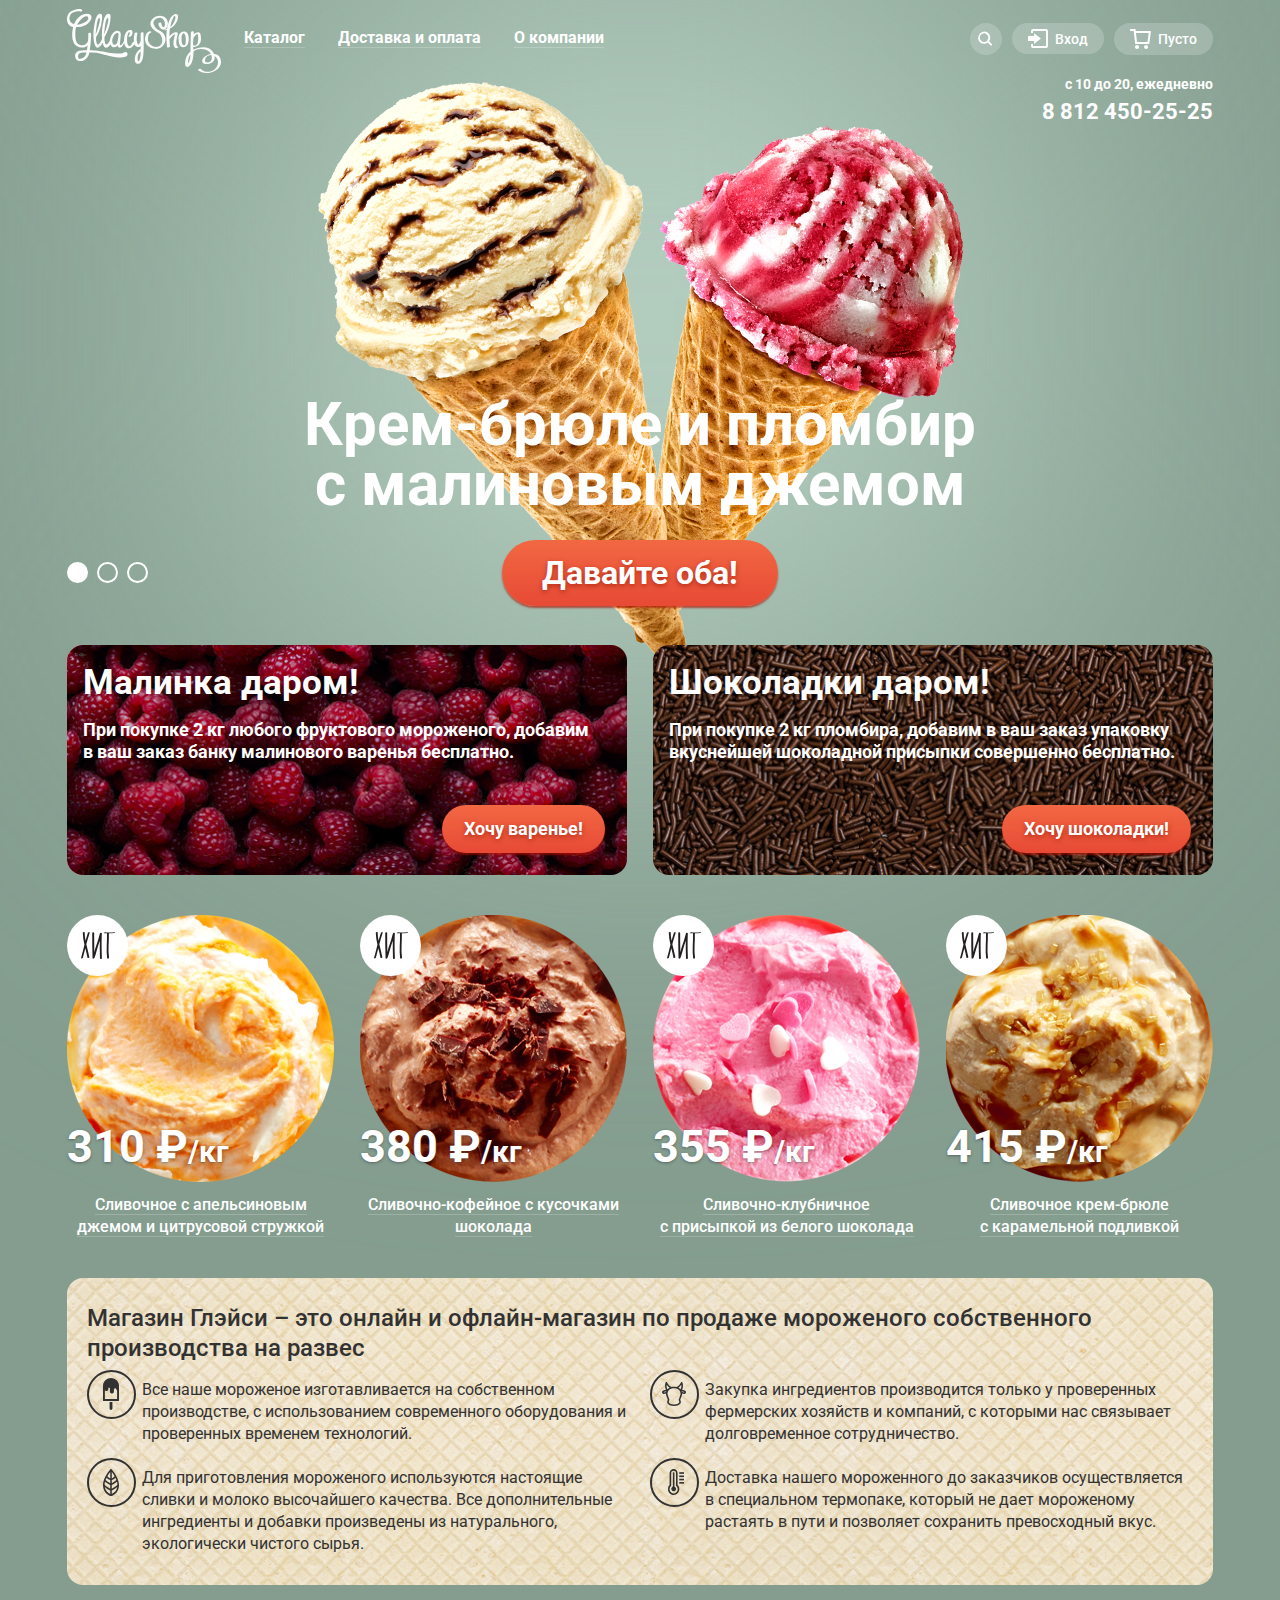
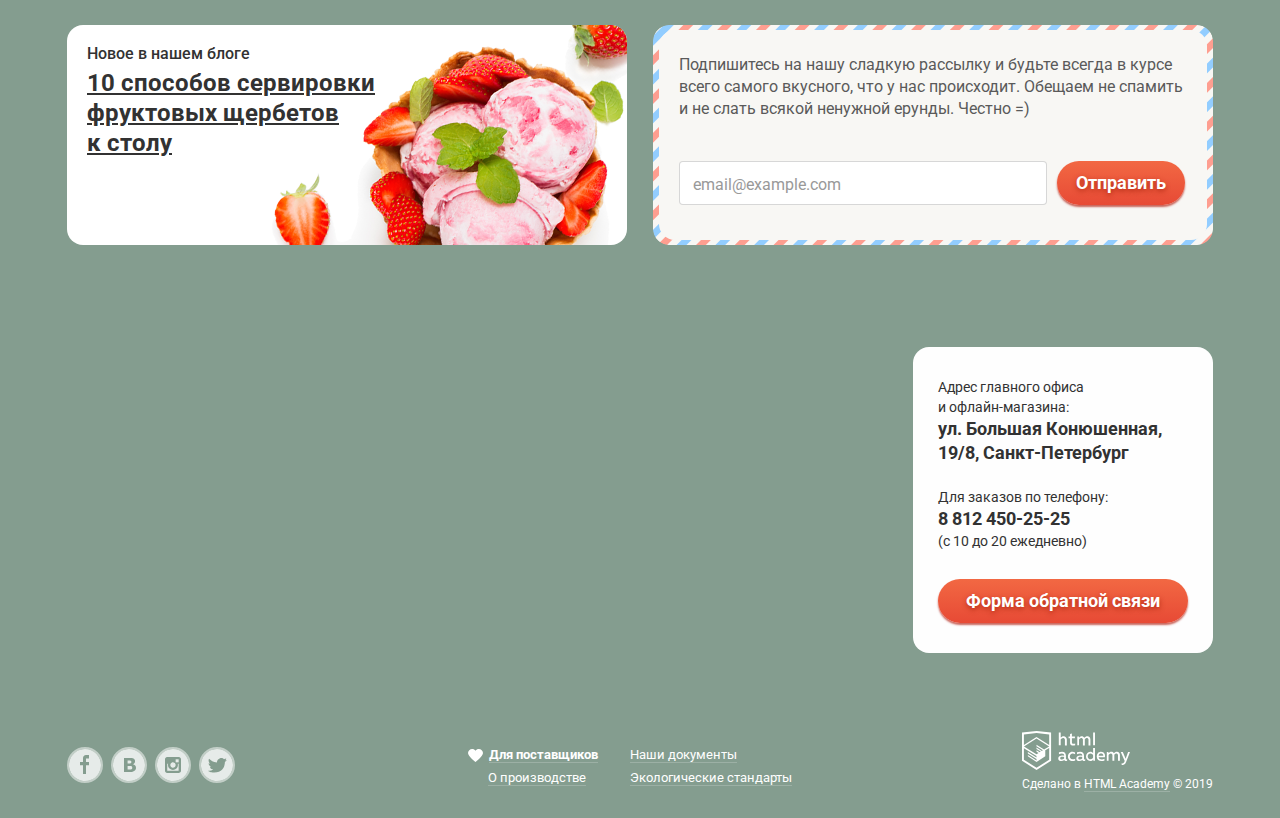
<file: index.html>
<!DOCTYPE html>
<html lang="ru">

<head>
  <meta charset="utf-8">
  <title>HTML Academy: Глейси</title>
  <link href="https://fonts.googleapis.com/css2?family=Roboto:ital,wght@0,400;0,500;0,700;1,400;1,500;1,700&display=swap" rel="stylesheet">
  <link href="css/normalize.min.css" rel="stylesheet">
  <link href="css/style.min.css" rel="stylesheet">
</head>

<body>
  <header>
    <div class="container-top-nav">
      <img src="img/icons/logo.svg" width="154" height="64" alt="Глейси - магазин мороженого.">
      <nav class="top-nav">
        <ul class="top-nav-left">
          <li class="nav-left-li  menu-catalog">
            <a href="catalog.html">Каталог</a>
            <ul class="inner-menu">
              <li class="inner-menu-li">
                <a href="#">Новинки</a>
              </li>
              <li class="inner-menu-li">
                <a href="catalog.html">Сливочное</a>
              </li>
              <li class="inner-menu-li">
                <a href="#">Щербеты</a>
              </li>
              <li class="inner-menu-li">
                <a href="#">Фруктовый лед</a>
              </li>
              <li class="inner-menu-li">
                <a href="#">Мелорин</a>
              </li>
            </ul>
          </li>
          <li class="nav-left-li">
            <a href="#">Доставка и оплата</a>
          </li>
          <li class="nav-left-li">
            <a href="#">О компании</a>
          </li>
        </ul>

        <ul class="top-nav-right">
          <li>
            <svg class="icon-nav nav-right-li icon-search" width="16" role="img" tabindex="0" height="16" viewbox="0 0 16 16" fill="none" xmlns="http://www.w3.org/2000/svg">
              <title>Найти на сайте</title>
              <path
                  d="M16 14.6652L11.0785 9.73294C11.9827 8.48188 12.3826 6.93501 12.1984 5.40134C12.0141 3.86767 11.2594 2.4601 10.0848 1.45982C8.91022 0.45954 7.40233 -0.0598191 5.86234 0.00548954C4.32234 0.0707982 2.86363 0.715967 1.77757 1.81212C0.691516 2.90827 0.0580813 4.3747 0.0038002 5.91849C-0.050481 7.46228 0.478388 8.96976 1.48476 10.1398C2.49113 11.3098 3.90092 12.0563 5.43251 12.2301C6.96409 12.4039 8.50472 11.9922 9.74663 11.0772L14.6586 16L16 14.6652ZM6.08152 10.3767C5.24079 10.3767 4.41895 10.1268 3.71991 9.65874C3.02087 9.19063 2.47604 8.5253 2.15431 7.74687C1.83258 6.96844 1.7484 6.11188 1.91241 5.28551C2.07643 4.45913 2.48128 3.70006 3.07576 3.10427C3.67024 2.50849 4.42766 2.10276 5.25223 1.93838C6.0768 1.77401 6.93149 1.85837 7.70822 2.1808C8.48495 2.50324 9.14883 3.04927 9.61591 3.74983C10.083 4.4504 10.3323 5.27404 10.3323 6.11661C10.3298 7.24568 9.88115 8.3278 9.08451 9.12618C8.28788 9.92456 7.20813 10.3742 6.08152 10.3767Z"
                  fill="inherit" />
            </svg>
            <form class="search" method="get" action="https://echo.htmlacademy.ru">
              <label>
                <input class="input-field" type="search" aria-label="Поиск" placeholder="Крем-брюле">
              </label>
            </form>
          </li>

          <li>
            <div class="nav-right-li login" tabindex="0">
              <svg class="icon-nav" aria-hidden="true" width="20" height="19" viewbox="0 0 20 19" fill="none" xmlns="http://www.w3.org/2000/svg">
                <path d="M6.04 14.88L12.96 9.5L6.04 4.13V7.04H0V11.96H6.04V14.88Z" fill="inherit" />
                <path
                    d="M18 0H5C4.46957 0 3.96086 0.210714 3.58579 0.585786C3.21071 0.960859 3 1.46957 3 2V4H5V2H18V17H5V15H3V17C3 17.5304 3.21071 18.0391 3.58579 18.4142C3.96086 18.7893 4.46957 19 5 19H18C18.5304 19 19.0391 18.7893 19.4142 18.4142C19.7893 18.0391 20 17.5304 20 17V2C20 1.46957 19.7893 0.960859 19.4142 0.585786C19.0391 0.210714 18.5304 0 18 0Z"
                    fill="inherit" />
              </svg>&ensp;Вход
            </div>
            <form class="login-form" method="post" action="https://echo.htmlacademy.ru">
              <label>
                <input class="input-field" type="email" name="login" placeholder="email@example.com" required="required" aria-label="Ввести email">
              </label>
              <label>
                <input class="input-field" type="password" name="password" placeholder="••••••" required="required" aria-label="Ввести пароль">
              </label>
              <div>
                <button class="orange-button header-button" type="submit">Войти</button>
                <a href="#">Забыли пароль?</a>
                <a href="#">Новая регистрация</a>
              </div>
            </form>
          </li>
          <li>
            <div class="nav-right-li" tabindex="0">
              <svg class="icon-nav" aria-hidden="true" width="21" height="20" viewbox="0 0 21 20" fill="none" xmlns="http://www.w3.org/2000/svg">
                <path d="M7.03359 20C8.14664 20 9.04894 19.1046 9.04894 18C9.04894 16.8954 8.14664 16 7.03359 16C5.92054 16 5.01823 16.8954 5.01823 18C5.01823 19.1046 5.92054 20 7.03359 20Z" />
                <path d="M16.1027 20C17.2157 20 18.118 19.1046 18.118 18C18.118 16.8954 17.2157 16 16.1027 16C14.9896 16 14.0873 16.8954 14.0873 18C14.0873 19.1046 14.9896 20 16.1027 20Z" />
                <path d="M5.70345 2L5.46161 0H0V2H3.66795L5.17946 15H19.2869L21 2H5.70345ZM17.5034 13H6.97313L5.96545 4H18.6924L17.5034 13Z" />
                <path class="icon-cart-inner" d="M5.93506 4.03003L6.97297 13H17.5032L18.6923 4.03003H5.93506Z" fill="transparent" />
              </svg>&ensp;Пусто</div>
          </li>
        </ul>
      </nav>
    </div>
    <div class="contacts">
      <p class="contacts-worktime">с 10 до 20, ежедневно</p>
      <a href="tel:+78124502525" aria-label="Позвонить по телефону:" class="contacts-tel">8 812 450-25-25</a>
    </div>
  </header>

  <main>
    <h1 class="visually-hidden">
      Магазин Глэйси – это онлайн и офлайн-магазин по продаже мороженого собственного производства на развес</h1>
    <div class="container-slider">
      <div class="slider-field">
        <div class="slider-element">
            <p class="slider-title">Крем-брюле и пломбир с малиновым джемом</p>
            <a class="orange-button slider-button" href="catalog.html" aria-label="Перейти в каталог">Давайте оба!</a>
        </div>
        <div class="hidden slider-element">
            <p class="slider-title">Шоколадный пломбир и лимонный сорбет</p>
            <a class="orange-button slider-button" href="catalog.html" aria-label="Перейти в каталог">Давайте оба!</a>
        </div>
        <div class="hidden slider-element">
            <p class="slider-title">Пломбир с помадкой и клубничный щербет</p>
            <a class="orange-button slider-button" href="catalog.html" aria-label="Перейти в каталог">Давайте оба!</a>
        </div>
      </div>
      <div class="indicators-slider">
        <button type="button" aria-label="Перейти на первый слайд" data-slider-image="slide-1" data-body-color="dirty-green-bg" data-blur-color="green" class="indicator indicator-current"></button>
        <button type="button" aria-label="Перейти на второй слайд" data-slider-image="slide-2" data-body-color="blue-bg" data-blur-color="blue" class="indicator"></button>
        <button type="button" aria-label="Перейти на третий слайд" data-slider-image="slide-3" data-body-color="dirty-pink-bg" data-blur-color="pink" class="indicator"></button>
      </div>
    </div>
    <section class="container-banner">
      <h2 class="visually-hidden">Специальные предложения</h2>
      <article class="banner raspberry-banner">
        <h3>Малинка даром!</h3>
        <p>При покупке 2 кг любого фруктового мороженого, добавим<br>
          в ваш заказ банку малинового варенья бесплатно.</p>
        <a href="catalog.html" class="banner-button orange-button button-index" aria-label="Перейти в каталог">Хочу варенье!</a>
      </article>
      <article class="banner choco-banner">
        <h3>Шоколадки даром!</h3>
        <p>При покупке 2 кг пломбира, добавим в ваш заказ упаковку<br>вкуснейшей шоколадной присыпки совершенно бесплатно.</p>
        <a href="catalog.html" class="banner-button orange-button button-index" aria-label="Перейти в каталог">Хочу шоколадки!</a>
      </article>
    </section>

    <section class="most-popular">
      <h2 class="visually-hidden">Хиты продаж</h2>
      <article class="popular-item item-card">
        <img src="img/products/product-1.png" alt="Сливочное мороженое с апельсином." width="267" height="267" title="Сливочное с апельсином">
        <p>310 ₽<span>/кг</span></p>
        <h3>Сливочное с апельсиновым джемом и цитрусовой стружкой</h3>
        <a href="#" class="item-button orange-button">Быстрый просмотр</a>
      </article>
      <article class="popular-item item-card ">
        <img src="img/products/product-2.png" alt="Сливочно-кофейное мороженое." width="267" height="267" title="Сливочно-кофейное">
        <p>380 ₽<span>/кг</span></p>
        <h3>Сливочно-кофейное с кусочками<br>
          шоколада</h3>
        <a href="#" class="item-button orange-button">Быстрый просмотр</a>
      </article>
      <article class="popular-item item-card ">
        <img src="img/products/product-3.png" alt="Сливочно-клубничное мороженое." width="267" height="267" title="Сливочно-клубничное">
        <p>355 ₽<span>/кг</span></p>
        <h3>Сливочно-клубничное<br>
          с присыпкой из белого шоколада</h3>
        <a href="#" class="item-button orange-button">Быстрый просмотр</a>
      </article>
      <article class="popular-item item-card">
        <img src="img/products/product-4.png" alt="Мороженое крем-брюле." width="267" height="267" title="Крем-брюле">
        <p>415 ₽<span>/кг</span></p>
        <h3>Сливочное крем-брюле<br>
          с карамельной подливкой</h3>
        <a href="#" class="item-button orange-button">Быстрый просмотр</a>
      </article>
    </section>

    <section class="section-about">
      <h2>Магазин Глэйси – это онлайн и офлайн-магазин по продаже мороженого собственного производства на развес</h2>
      <ul>
        <li>
          Все наше мороженое изготавливается на собственном производстве, с использованием современного оборудования и проверенных временем технологий.
        </li>
        <li>
          Закупка ингредиентов производится только у проверенных фермерских хозяйств и компаний, с которыми нас связывает долговременное сотрудничество.
        </li>
        <li>
          Для приготовления мороженого используются настоящие сливки и молоко высочайшего качества. Все дополнительные ингредиенты и добавки произведены из натурального, экологически чистого сырья.
        </li>
        <li>
          Доставка нашего мороженного до заказчиков осуществляется в специальном термопаке, который не дает мороженому растаять в пути и позволяет сохранить превосходный вкус.
        </li>
      </ul>
    </section>

    <section class="section-news">
      <h2 class="visually-hidden">Новости</h2>

      <article class="banner-news">
        <h3>Новое в нашем блоге</h3>
        <a href="#">10 способов сервировки<br>фруктовых щербетов<br>к столу</a>
      </article>
      <div class="container-border">
        <article class="banner-subscribe">
          <h3 class="visually-hidden">Подписаться на рассылку</h3>
          <p>Подпишитесь на нашу сладкую рассылку и будьте всегда в курсе<br>всего самого вкусного, что у нас происходит. Обещаем не спамить<br>и не слать всякой ненужной ерунды. Честно =)
          </p>
          <form class="subscribe-form" method="post" action="https://echo.htmlacademy.ru">
            <label>
              <input class="input-field" type="email" name="email" placeholder="email@example.com" required="required">
            </label>
            <button class="subscribe-button orange-button button-index " type="submit">Отправить</button>
          </form>
        </article>
      </div>
    </section>

    <section class="container-map">
      <h3 class="visually-hidden">Как нас найти</h3>
      <iframe
          src="https://www.google.com/maps/embed?pb=!1m18!1m12!1m3!1d1998.6036253002806!2d30.320858715677204!3d59.93871916905467!2m3!1f0!2f0!3f0!3m2!1i1024!2i768!4f13.1!3m3!1m2!1s0x4696310fca145cc1%3A0x42b32648d8238007!2z0JHQvtC70YzRiNCw0Y8g0JrQvtC90Y7RiNC10L3QvdCw0Y8g0YPQuy4sIDE5LzgsINCh0LDQvdC60YIt0J_QtdGC0LXRgNCx0YPRgNCzLCAxOTExODY!5e0!3m2!1sru!2sru!4v1594378386819!5m2!1sru!2sru"
          width="1200" height="430" style="border:0;" allowfullscreen="" aria-hidden="false" tabindex="0" title="Мы на карте"></iframe>
      <div class="address-info">
        <p>Адрес главного офиса<br> и офлайн-магазина:<br>
          <span>ул. Большая Конюшенная,<br> 19/8, Санкт-Петербург</span>
        </p>
        <p>Для заказов по телефону:
          <a href="tel:+78124502525" aria-label="Позвонить по телефону:" class="address-number">8 812 450-25-25</a>(с 10 до 20 ежедневно)
        </p>
        <a class="address-button orange-button button-index" href="#" aria-label="Оставить отзыв">Форма обратной связи</a>
      </div>
    </section>
  </main>
  <footer class="container-footer">
    <ul class="social-icons-list">
      <li>
        <a class="social-icon" href="#" aria-label="Мы в Фейсбуке">
          <svg aria-hidden="true" width="36" height="36" viewbox="0 0 36 36" fill="none" xmlns="http://www.w3.org/2000/svg">
            <path class="icon-stroke" d="M18 35C27.3888 35 35 27.3888 35 18C35 8.61116 27.3888 1 18 1C8.61116 1 1 8.61116 1 18C1 27.3888 8.61116 35 18 35Z" stroke="white" />
            <path class="icon-letter"
                d="M18 2C14.8355 2 11.7421 2.93838 9.11088 4.69649C6.4797 6.45459 4.42894 8.95345 3.21793 11.8771C2.00693 14.8007 1.69008 18.0177 2.30744 21.1214C2.92481 24.2251 4.44866 27.0761 6.6863 29.3137C8.92394 31.5513 11.7749 33.0752 14.8786 33.6926C17.9823 34.3099 21.1993 33.9931 24.1229 32.7821C27.0466 31.5711 29.5454 29.5203 31.3035 26.8891C33.0616 24.2579 34 21.1645 34 18C34 13.7565 32.3143 9.68687 29.3137 6.68629C26.3131 3.68571 22.2435 2 18 2ZM22.06 11.45H19V14.9H22V18.34H19V27H16V18.34H13V14.9H16V11.45C15.9449 10.5957 16.2291 9.75426 16.7908 9.1083C17.3525 8.46234 18.1464 8.06407 19 8H22V11.45H22.06Z"
                fill="white" />
          </svg>
        </a>
      </li>
      <li>
        <a class="social-icon" href="#" aria-label="Мы в Вконтакте">
          <svg aria-hidden="true" width="36" height="36" viewbox="0 0 36 36" fill="none" xmlns="http://www.w3.org/2000/svg">
            <path class="icon-stroke" d="M18 35C27.3888 35 35 27.3888 35 18C35 8.61116 27.3888 1 18 1C8.61116 1 1 8.61116 1 18C1 27.3888 8.61116 35 18 35Z" stroke="white" />
            <path class="icon-letter"
                d="M18.64 16.49C18.9652 16.4904 19.2875 16.4293 19.59 16.31C19.8645 16.2077 20.0922 16.0085 20.23 15.75C20.3343 15.4964 20.3854 15.2241 20.38 14.95C20.376 14.7057 20.3143 14.4659 20.2 14.25C20.0714 14.0066 19.8523 13.8235 19.59 13.74C19.2687 13.627 18.9306 13.5695 18.59 13.57H16.59V16.57H17.16C17.75 16.52 18.24 16.51 18.64 16.49Z"
                fill="white" />
            <path class="icon-letter"
                d="M20.12 19.08C19.751 19.0101 19.3752 18.9832 19 19H16.61V22.5H19.06C19.4757 22.4953 19.8865 22.4104 20.27 22.25C20.591 22.1392 20.8632 21.9199 21.04 21.63C21.1865 21.3527 21.2621 21.0436 21.26 20.73C21.2753 20.3782 21.1848 20.0298 21 19.73C20.7922 19.4167 20.4806 19.1865 20.12 19.08Z"
                fill="white" />
            <path class="icon-letter"
                d="M18 2C14.8355 2 11.7421 2.93838 9.11088 4.69649C6.4797 6.45459 4.42894 8.95345 3.21793 11.8771C2.00693 14.8007 1.69008 18.0177 2.30744 21.1214C2.92481 24.2251 4.44866 27.0761 6.6863 29.3137C8.92394 31.5513 11.7749 33.0752 14.8786 33.6926C17.9823 34.3099 21.1993 33.9931 24.1229 32.7821C27.0466 31.5711 29.5454 29.5203 31.3035 26.8891C33.0616 24.2579 34 21.1645 34 18C34 13.7565 32.3143 9.68687 29.3137 6.68629C26.3131 3.68571 22.2435 2 18 2ZM24.6 22.53C24.3376 23.056 23.9537 23.5119 23.48 23.86C22.9342 24.2714 22.3122 24.5705 21.65 24.74C20.8286 24.9383 19.9848 25.029 19.14 25.01H13V11H18.45C19.2781 10.9868 20.1063 11.0235 20.93 11.11C21.473 11.194 21.9994 11.3627 22.49 11.61C22.9868 11.8462 23.4013 12.2258 23.68 12.7C23.9455 13.1728 24.0801 13.7079 24.07 14.25C24.0819 14.8916 23.8931 15.5209 23.53 16.05C23.1452 16.588 22.6142 17.0045 22 17.25V17.32C22.8272 17.4588 23.5898 17.8541 24.18 18.45C24.7295 19.0712 25.0163 19.8815 24.98 20.71C25.0043 21.3386 24.8738 21.9636 24.6 22.53Z"
                fill="white" />
          </svg>
        </a>
      </li>
      <li>
        <a class="social-icon" href="#" aria-label="Мы в Инстаграм">
          <svg aria-hidden="true" width="36" height="36" viewbox="0 0 36 36" fill="none" xmlns="http://www.w3.org/2000/svg">
            <path class="icon-stroke" d="M18 35C27.3888 35 35 27.3888 35 18C35 8.61116 27.3888 1 18 1C8.61116 1 1 8.61116 1 18C1 27.3888 8.61116 35 18 35Z" stroke="white" />
            <g>
              <path class="icon-letter"
                  d="M22.92 18C22.92 19.3155 22.3974 20.5771 21.4673 21.5072C20.5371 22.4374 19.2755 22.96 17.96 22.96C16.6445 22.96 15.3829 22.4374 14.4528 21.5072C13.5226 20.5771 13 19.3155 13 18C13.001 17.6158 13.048 17.233 13.14 16.86H12.24V23.7H23.64V16.86H22.74C22.8406 17.2325 22.901 17.6147 22.92 18Z"
                  fill="white" />
              <path class="icon-letter"
                  d="M18 20.66C18.5252 20.656 19.0375 20.4967 19.4723 20.202C19.9071 19.9073 20.245 19.4905 20.4432 19.0042C20.6415 18.5178 20.6913 17.9836 20.5864 17.4689C20.4816 16.9542 20.2266 16.4821 19.8539 16.1121C19.4811 15.7421 19.0071 15.4908 18.4916 15.3897C17.9762 15.2887 17.4424 15.3425 16.9575 15.5445C16.4726 15.7464 16.0584 16.0873 15.7669 16.5243C15.4755 16.9613 15.32 17.4748 15.32 18C15.3213 18.3506 15.3917 18.6976 15.5271 19.021C15.6625 19.3444 15.8602 19.638 16.1091 19.8851C16.358 20.1321 16.653 20.3276 16.9775 20.4606C17.3019 20.5936 17.6494 20.6613 18 20.66Z"
                  fill="white" />
              <path class="icon-letter" d="M23.68 12.3H20.64V15.34H23.68V12.3Z" fill="white" />
              <path class="icon-letter"
                  d="M18 2C14.8355 2 11.7421 2.93838 9.11088 4.69649C6.4797 6.45459 4.42894 8.95345 3.21793 11.8771C2.00693 14.8007 1.69008 18.0177 2.30744 21.1214C2.92481 24.2251 4.44866 27.0761 6.6863 29.3137C8.92394 31.5513 11.7749 33.0752 14.8786 33.6926C17.9823 34.3099 21.1993 33.9931 24.1229 32.7821C27.0466 31.5711 29.5454 29.5203 31.3035 26.8891C33.0616 24.2579 34 21.1645 34 18C34 13.7565 32.3143 9.68687 29.3137 6.68629C26.3131 3.68571 22.2435 2 18 2ZM26 23.7C26.0027 24.0045 25.9444 24.3064 25.8285 24.588C25.7127 24.8696 25.5416 25.1251 25.3253 25.3395C25.1091 25.5539 24.8521 25.7228 24.5695 25.8362C24.2869 25.9497 23.9845 26.0054 23.68 26H12.28C11.9793 25.9987 11.6818 25.9382 11.4044 25.8219C11.1271 25.7056 10.8754 25.5358 10.6637 25.3222C10.4519 25.1086 10.2844 24.8554 10.1705 24.5771C10.0566 24.2988 9.99869 24.0007 10 23.7V12.3C9.99869 11.9993 10.0566 11.7012 10.1705 11.4229C10.2844 11.1446 10.4519 10.8914 10.6637 10.6778C10.8754 10.4642 11.1271 10.2944 11.4044 10.1781C11.6818 10.0618 11.9793 10.0013 12.28 10H23.67C23.9749 9.99467 24.2778 10.0503 24.561 10.1636C24.8441 10.2769 25.1017 10.4457 25.3188 10.6599C25.5358 10.8742 25.7079 11.1296 25.8249 11.4112C25.9418 11.6929 26.0014 11.995 26 12.3V23.7Z"
                  fill="white" />
            </g>
          </svg>
        </a>
      </li>
      <li>
        <a class="social-icon" href="#" aria-label="Мы в Твиттере">
          <svg aria-hidden="true" width="36" height="36" viewbox="0 0 36 36" fill="none" xmlns="http://www.w3.org/2000/svg">
            <path class="icon-stroke" d="M18 35C27.3888 35 35 27.3888 35 18C35 8.61116 27.3888 1 18 1C8.61116 1 1 8.61116 1 18C1 27.3888 8.61116 35 18 35Z" stroke="white" />
            <path class="icon-letter"
                d="M18 2C14.8355 2 11.7421 2.93838 9.11088 4.69649C6.4797 6.45459 4.42894 8.95345 3.21793 11.8771C2.00693 14.8007 1.69008 18.0177 2.30744 21.1214C2.92481 24.2251 4.44866 27.0761 6.6863 29.3137C8.92394 31.5513 11.7749 33.0752 14.8786 33.6926C17.9823 34.3099 21.1993 33.9931 24.1229 32.7821C27.0466 31.5711 29.5454 29.5203 31.3035 26.8891C33.0616 24.2579 34 21.1645 34 18C34 13.7565 32.3143 9.68687 29.3137 6.68629C26.3131 3.68571 22.2435 2 18 2ZM25.94 14.81C25.69 21.33 22.48 25.64 14.94 25.51H14.46C14.01 25.51 9.91001 25.07 9.11001 23.69C10.8989 23.9555 12.7228 23.5494 14.23 22.55C13.18 22.26 11.31 22.09 10.98 19.7C11.3928 19.8642 11.8441 19.9058 12.28 19.82C11 19 9.53001 18.3 9.61001 16.17C10.028 16.4893 10.5445 16.652 11.07 16.63C10.3 16.4 8.92001 13.39 10.07 11.85C12.07 13.64 14.14 15.33 17.87 15.49C18.1 13.28 19.11 11.79 21.04 11.17C21.7375 10.9333 22.4908 10.9157 23.1986 11.1195C23.9065 11.3232 24.5351 11.7387 25 12.31C25.74 12.08 26.45 11.84 27.19 11.62C27.1758 11.9571 27.0846 12.2865 26.9234 12.5829C26.7622 12.8793 26.5353 13.1349 26.26 13.33C26.5167 13.3601 26.7768 13.3336 27.0221 13.2524C27.2674 13.1712 27.492 13.0372 27.68 12.86C27.5628 13.2985 27.3443 13.7034 27.0421 14.0421C26.7399 14.3808 26.3624 14.6438 25.94 14.81Z"
                fill="white" />
          </svg>
        </a>
      </li>
    </ul>
    <ul class="footer-menu">
      <li class="for-suppliers">
        <svg aria-hidden="true" class="icon-heart" width="15" height="13" viewbox="0 0 15 13" fill="none" xmlns="http://www.w3.org/2000/svg">
          <path
              d="M10.8 0.00081161C10.1584 1.47209e-05 9.52561 0.149795 8.95246 0.438107C8.37931 0.726419 7.88182 1.14521 7.5 1.66081C7.11818 1.14521 6.62069 0.726419 6.04754 0.438107C5.47439 0.149795 4.84158 1.47209e-05 4.2 0.00081161C3.11401 -0.0207343 2.06346 0.387449 1.2769 1.13655C0.490337 1.88566 0.0314232 2.91507 0 4.00081C0 7.18081 7.5 13.0008 7.5 13.0008C7.5 13.0008 15 7.22081 15 4.00081C14.9686 2.91507 14.5097 1.88566 13.7231 1.13655C12.9365 0.387449 11.886 -0.0207343 10.8 0.00081161Z" />
        </svg>
        <a href="#">Для поставщиков
        </a>
      </li>
      <li>
        <a href="#">О производстве
        </a>
      </li>
      <li>
        <a href="#">Наши документы
        </a>
      </li>
      <li>
        <a href="#">Экологические стандарты
        </a>
      </li>
    </ul>
    <div class="made-by-academy">
      <a class="htmlacademy-logo" href="https://htmlacademy.ru/intensive/htmlcss" aria-label="Перейти в HTML Academy"></a>
      <p>Сделано в
        <a class="htmlacademy-link" href="https://htmlacademy.ru/intensive/htmlcss">HTML Academy</a>
        © 2019</p>
    </div>

  </footer>
  <div class="container-modal">
    <div class="modal">
      <p>Мы обязательно вам ответим!</p>
      <form class="form-feedback" action="https://echo.htmlacademy.ru" method="post">
        <label>
          <input class="input-field" type="text" name="name" placeholder="Имя Фамилия">
        </label>
        <label>
          <input class="input-field" type="email" name="email" placeholder="email@example.com">
        </label>
        <label>
          <textarea class="input-field" name="feedback" rows="8" cols="45" placeholder="В свободной форме"></textarea>
        </label>
        <button class="orange-button button-index" type="submit">Отправить</button>
      </form>
      <button type="button" class="icon-close">
        <svg role="img" tabindex="0" width="18" height="17" viewbox="0 0 18 17" fill="none" xmlns="http://www.w3.org/2000/svg">
          <title>Закрыть окно</title>
          <path d="M18 1.4175L16.4885 0L8.99468 7.07747L1.50089 0L0 1.4175L7.49379 8.49497L0 15.5724L1.50089 17L8.99468 9.92253L16.4885 17L18 15.5724L10.5062 8.49497L18 1.4175Z" />
        </svg>
      </button>
    </div>
  </div>

  <script src="js/index.min.js"> </script>

</body>

</html>
</file>
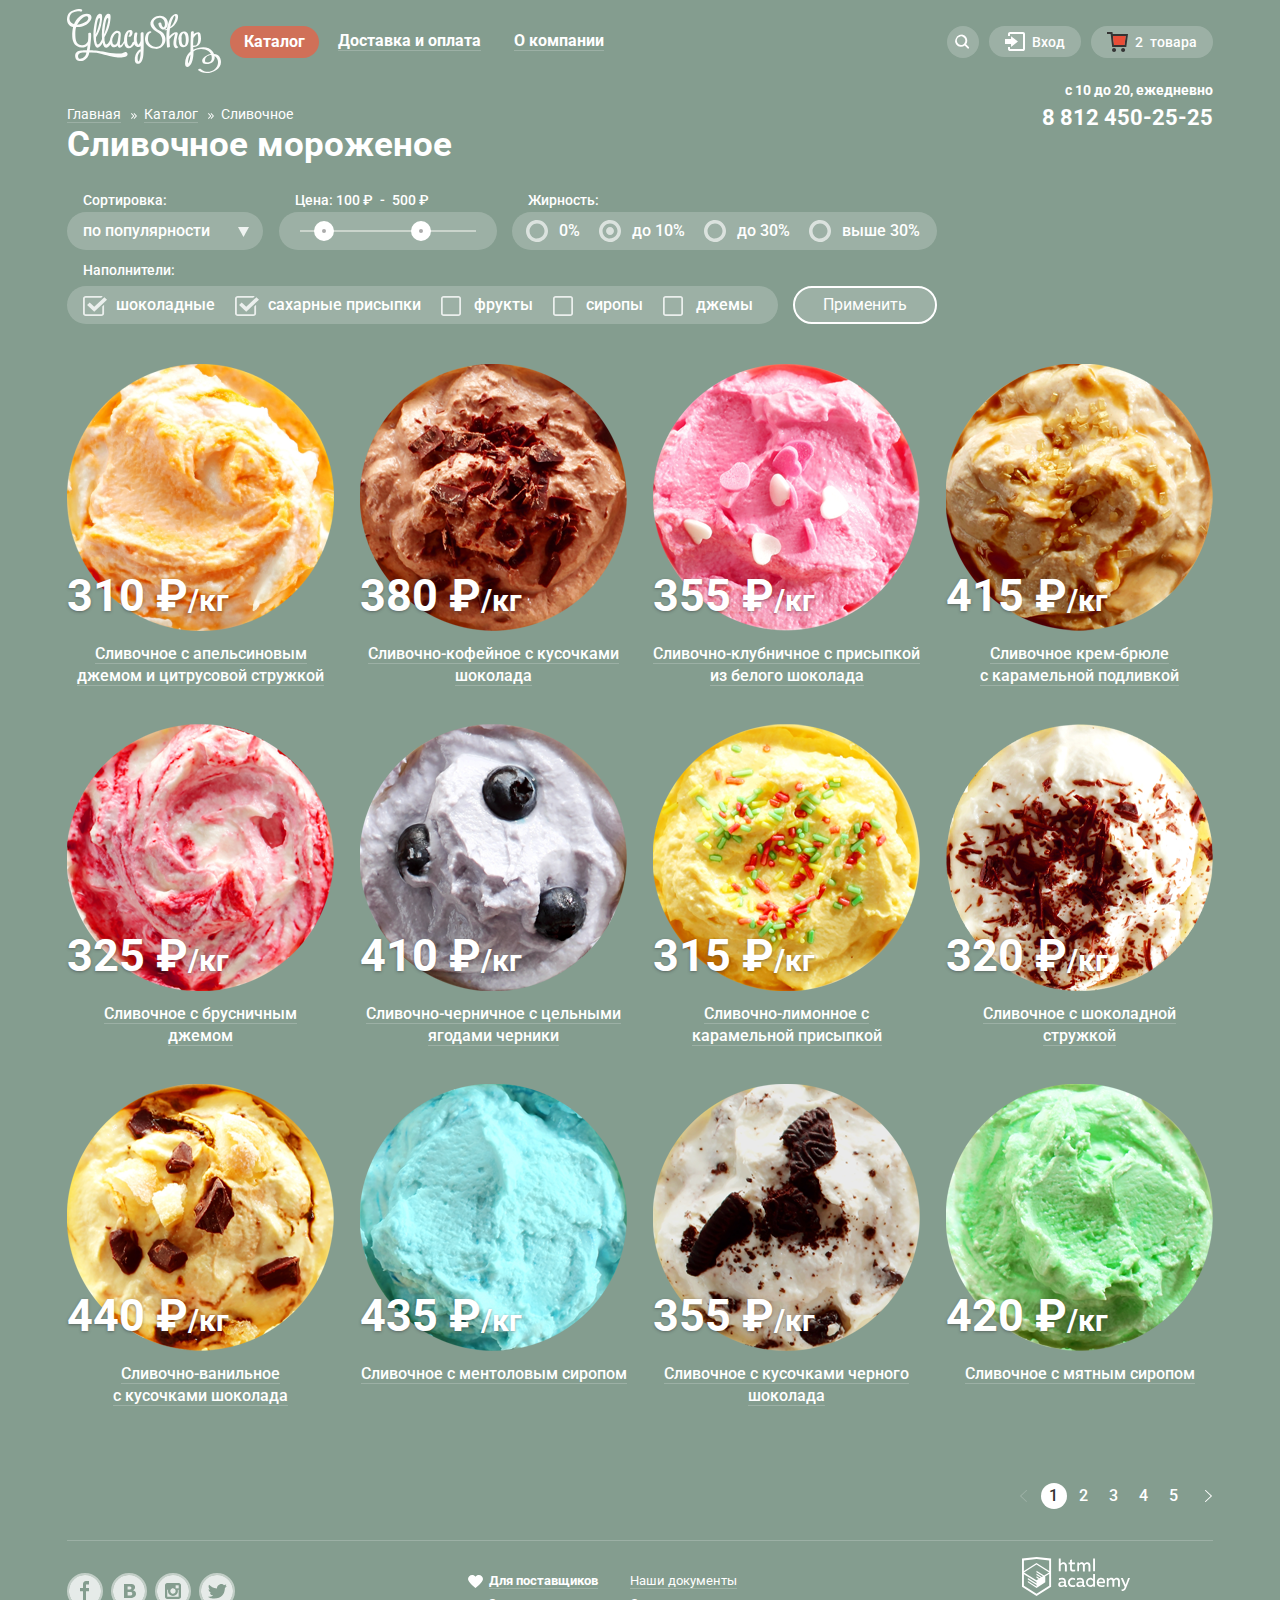
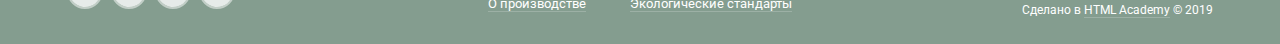
<file: catalog.html>
<!DOCTYPE html>
<html lang="ru">

<head>
  <meta charset="utf-8">
  <title>HTML Academy: Глейси</title>
  <link href="https://fonts.googleapis.com/css2?family=Roboto:ital,wght@0,400;0,500;0,700;1,400;1,500;1,700&display=swap" rel="stylesheet">
  <link href="css/normalize.min.css" rel="stylesheet">
  <link href="css/style.css" rel="stylesheet">
</head>

<body>
  <header>
    <div class="container-top-nav">
      <a href="index.html"><img src="img/icons/logo.svg" width="154" height="64" alt="Глейси - магазин мороженого." title="Перейти на главную страницу"></a>
      <nav class="top-nav">
        <ul class="top-nav-left">
          <li class="current-menu nav-left-li menu-catalog">Каталог
            <ul class="inner-menu">
              <li class="inner-menu-li">
                <a href="#">Новинки</a>
              </li>
              <li class="current-inner-menu">Сливочное
              </li>
              <li class="inner-menu-li">
                <a href="#">Щербеты</a>
              </li>
              <li class="inner-menu-li">
                <a href="#">Фруктовый лед</a>
              </li>
              <li class="inner-menu-li">
                <a href="#">Мелорин</a>
              </li>
            </ul>
          </li>
          <li class="nav-left-li">
            <a href="#">Доставка и оплата</a>
          </li>
          <li class="nav-left-li">
            <a href="#">О компании</a>
          </li>
        </ul>
        <ul class="top-nav-right">
            <li>
              <svg class="icon-nav nav-right-li icon-search" width="16" role="img" tabindex="0" height="16" viewbox="0 0 16 16" fill="none" xmlns="http://www.w3.org/2000/svg">
                <title>Найти на сайте</title>
                <path
                    d="M16 14.6652L11.0785 9.73294C11.9827 8.48188 12.3826 6.93501 12.1984 5.40134C12.0141 3.86767 11.2594 2.4601 10.0848 1.45982C8.91022 0.45954 7.40233 -0.0598191 5.86234 0.00548954C4.32234 0.0707982 2.86363 0.715967 1.77757 1.81212C0.691516 2.90827 0.0580813 4.3747 0.0038002 5.91849C-0.050481 7.46228 0.478388 8.96976 1.48476 10.1398C2.49113 11.3098 3.90092 12.0563 5.43251 12.2301C6.96409 12.4039 8.50472 11.9922 9.74663 11.0772L14.6586 16L16 14.6652ZM6.08152 10.3767C5.24079 10.3767 4.41895 10.1268 3.71991 9.65874C3.02087 9.19063 2.47604 8.5253 2.15431 7.74687C1.83258 6.96844 1.7484 6.11188 1.91241 5.28551C2.07643 4.45913 2.48128 3.70006 3.07576 3.10427C3.67024 2.50849 4.42766 2.10276 5.25223 1.93838C6.0768 1.77401 6.93149 1.85837 7.70822 2.1808C8.48495 2.50324 9.14883 3.04927 9.61591 3.74983C10.083 4.4504 10.3323 5.27404 10.3323 6.11661C10.3298 7.24568 9.88115 8.3278 9.08451 9.12618C8.28788 9.92456 7.20813 10.3742 6.08152 10.3767Z"
                    fill="inherit" />
              </svg>
              <form class="search" method="get" action="https://echo.htmlacademy.ru">
                <label>
                  <input class="input-field" type="search" aria-label="Поиск" placeholder="Крем-брюле">
                </label>
              </form>
            </li>

            <li>
              <div class="nav-right-li login" tabindex="0">
                <svg class="icon-nav" aria-hidden="true" width="20" height="19" viewbox="0 0 20 19" fill="none" xmlns="http://www.w3.org/2000/svg">
                  <path d="M6.04 14.88L12.96 9.5L6.04 4.13V7.04H0V11.96H6.04V14.88Z" fill="inherit" />
                  <path
                      d="M18 0H5C4.46957 0 3.96086 0.210714 3.58579 0.585786C3.21071 0.960859 3 1.46957 3 2V4H5V2H18V17H5V15H3V17C3 17.5304 3.21071 18.0391 3.58579 18.4142C3.96086 18.7893 4.46957 19 5 19H18C18.5304 19 19.0391 18.7893 19.4142 18.4142C19.7893 18.0391 20 17.5304 20 17V2C20 1.46957 19.7893 0.960859 19.4142 0.585786C19.0391 0.210714 18.5304 0 18 0Z"
                      fill="inherit" />
                </svg>&ensp;Вход
              </div>
              <form class="login-form" method="post" action="https://echo.htmlacademy.ru">
                <label>
                  <input class="input-field" type="email" name="login" placeholder="email@example.com" required="required" aria-label="Ввести email">
                </label>
                <label>
                  <input class="input-field" type="password" name="password" placeholder="••••••" required="required" aria-label="Ввести пароль">
                </label>
                <div>
                  <button class="orange-button header-button" type="submit">Войти</button>
                  <a href="#">Забыли пароль?</a>
                  <a href="#">Новая регистрация</a>
                </div>
              </form>
            </li>

          <li>
            <div class="nav-right-li menu-cart" tabindex="0">
              <svg class="icon-nav" aria-hidden="true" width="21" height="20" viewbox="0 0 21 20" fill="none" xmlns="http://www.w3.org/2000/svg">
                <path d="M7.03359 20C8.14664 20 9.04894 19.1046 9.04894 18C9.04894 16.8954 8.14664 16 7.03359 16C5.92054 16 5.01823 16.8954 5.01823 18C5.01823 19.1046 5.92054 20 7.03359 20Z" fill="#343434" />
                <path d="M16.1027 20C17.2157 20 18.118 19.1046 18.118 18C18.118 16.8954 17.2157 16 16.1027 16C14.9896 16 14.0873 16.8954 14.0873 18C14.0873 19.1046 14.9896 20 16.1027 20Z" fill="#343434" />
                <path d="M5.70345 2L5.46161 0H0V2H3.66795L5.17946 15H19.2869L21 2H5.70345ZM17.5034 13H6.97313L5.96545 4H18.6924L17.5034 13Z" fill="#343434" />
                <path class="icon-cart-inner" d="M5.93506 4.03003L6.97297 13H17.5032L18.6923 4.03003H5.93506Z" fill="#E84D37" />
              </svg>&ensp;<span class="cart-number">2</span>&ensp;товара</div>
            <div class="cart">
                    <div class="cart-item">
                        <button type="button" class="icon-delete">
                          <svg role="img" tabindex="0" width="11" height="11" viewbox="0 0 11 11" fill="none" xmlns="http://www.w3.org/2000/svg">
                            <title>Убрать из корзины</title>
                            <path d="M11 0.712591L10.2874 0L5.5 4.78741L0.712591 0L0 0.712591L4.78741 5.5L0 10.2874L0.712591 11L5.5 6.21259L10.2874 11L11 10.2874L6.21259 5.5L11 0.712591Z" fill="inherit" />
                          </svg>
                        </button>
                        <img src="img/products/product-1.png" width="33" height="33" alt="Пломбир с апельсином.">
                        <p>Пломбир с апельсиновым джемом</p>
                        <span class="cart-weight">1,5 кг x&thinsp;</span>
                        <span class="cart-price">200 руб.</span>
                        <span>300 pуб.</span>
                </div>
                    <div class="cart-item">
                        <button type="button" class="icon-delete">
                          <svg role="img" tabindex="0" width="11" height="11" viewbox="0 0 11 11" fill="none" xmlns="http://www.w3.org/2000/svg">
                            <title>Убрать из корзины</title>
                            <path d="M11 0.712591L10.2874 0L5.5 4.78741L0.712591 0L0 0.712591L4.78741 5.5L0 10.2874L0.712591 11L5.5 6.21259L10.2874 11L11 10.2874L6.21259 5.5L11 0.712591Z" fill="inherit" />
                          </svg>
                        </button>
                        <img src="img/products/product-3.png" width="33" height="33" alt="Клубничный пломбир.">
                        <p>Клубничный пломбир с присыпкой из белого шоколада</p>
                        <span class="cart-weight">1,5 кг x&thinsp;</span>
                        <span class="cart-price">300 руб.</span>
                        <span>450 pуб.</span>
                    </div>
                <p class="total-price">Итого: 750 руб.
                </p>
                <a class="orange-button header-button" href="#">Оформить заказ</a>
            </div>
          </li>
        </ul>
      </nav>
    </div>
    <div class="contacts">
      <p class="contacts-worktime">с 10 до 20, ежедневно</p>
      <a href="tel:+78124502525" aria-label="Позвонить по телефону:" class="contacts-tel">8 812 450-25-25</a>
    </div>
  </header>

  <main>
    <ol class="breadcrumbs">
      <li class="breadcrumbs-li">
        <a href="index.html">Главная</a>
      </li>
      <li class="breadcrumbs-li">
        <a href="catalog.html">Каталог</a>
      </li>
      <li class="breadcrumbs-li" aria-current="page">Сливочное</li>
    </ol>

    <h1 class="catalog-heading">Сливочное мороженое</h1>

    <form class="filter" action="https://echo.htmlacademy.ru" method="get">
      <div class="filter-block">
        <div class="select">
          <label for="select" class="filter-name select-label">
            Сортировка: </label>
          <select class="filter-option" id="select" name="sortList">
            <option value="popular">по популярности</option>
            <option value="cheap">сначала недорогие</option>
            <option value="expensive">сначала дорогие</option>
            <option value="milk-fat">по жирности</option>
          </select>
        </div>
        <label class="price">
          <span class="filter-name">
            Цена: <span>100 ₽</span>&ensp;-&ensp;<span>500 ₽</span>
          </span>
          <span class="filter-option">
            <span class="scale">
              <span class="bar"></span>
            </span>
            <span tabindex="0" class="toggle toggle-min"></span>
            <span tabindex="0" class="toggle toggle-max"></span>
          </span>
        </label>
        <fieldset class="fieldset fat-content">
          <legend class="filter-name">Жирность:</legend>
          <ul class="filter-option">
            <li class="radio">
              <input class="radio-input" id="fat-choice-1" type="radio" name="fat" value="0%">
              <label for="fat-choice-1">0%</label>
            </li>
            <li class="radio">
              <input class="radio-input" id="fat-choice-2" type="radio" name="fat" value="до 10%" checked>
              <label for="fat-choice-2">до 10%</label>
            </li>
            <li class="radio">
              <input class="radio-input" id="fat-choice-3" type="radio" name="fat" value="до 30%">
              <label for="fat-choice-3">до 30%</label>
            </li>
            <li class="radio">
              <input class="radio-input" id="fat-choice-4" type="radio" name="fat" value="выше 30%">
              <label for="fat-choice-4">выше 30%</label>
            </li>
          </ul>
        </fieldset>
      </div>
      <div class="filter-block">
        <fieldset class="fieldset fillers">
          <legend class="filter-name">Наполнители:</legend>
          <ul class="filter-option">
            <li class="checkbox">
              <input class="checkbox-input" type="checkbox" id="chocolate" name="chocolate" checked>
              <label for="chocolate">шоколадные</label>
            </li>
            <li class="checkbox">
              <input class="checkbox-input" type="checkbox" id="sugar-powder" name="sugar-powder" checked>
              <label for="sugar-powder">сахарные присыпки</label>
            </li>
            <li class="checkbox">
              <input class="checkbox-input" type="checkbox" id="fruits" name="fruits">
              <label for="fruits">фрукты</label>
            </li>
            <li class="checkbox">
              <input class="checkbox-input" type="checkbox" id="syrup" name="syrup">
              <label for="syrup">сиропы</label>
            </li>
            <li class="checkbox">
              <input class="checkbox-input" type="checkbox" id="jam" name="jam">
              <label for="jam">джемы</label>
            </li>
          </ul>
        </fieldset>
        <button class="button-filter" type="submit">Применить</button>
      </div>
    </form>

    <section class="catalog-items">
      <h2 class="visually-hidden">Мороженое на развес</h2>
      <article class="item-card">
        <img src="img/products/product-1.png" alt="Сливочное мороженое с апельсином." width="267" height="267" title="Сливочное с апельсином">
        <p>310 ₽<span>/кг</span></p>
        <h3>Сливочное с апельсиновым джемом и цитрусовой стружкой</h3>
        <a href="#" class="item-button orange-button">Быстрый просмотр</a>
      </article>
      <article class="item-card">
        <img src="img/products/product-2.png" alt="Сливочно-кофейное мороженое." width="267" height="267" title="Сливочно-кофейное">
        <p>380 ₽<span>/кг</span></p>
        <h3>Сливочно-кофейное с кусочками шоколада</h3>
        <a href="#" class="item-button orange-button">Быстрый просмотр</a>
      </article>
      <article class="item-card">
        <img src="img/products/product-3.png" alt="Сливочно-клубничное мороженое." width="267" height="267" title="Сливочно-клубничное">
        <p>355 ₽<span>/кг</span></p>
        <h3>Сливочно-клубничное с присыпкой из белого шоколада</h3>
        <a href="#" class="item-button orange-button">Быстрый просмотр</a>
      </article>
      <article class="item-card">
        <img src="img/products/product-4.png" alt="Мороженое крем-брюле." width="267" height="267" title="Крем-брюле">
        <p>415 ₽<span>/кг</span></p>
        <h3>Сливочное крем-брюле<br>с карамельной подливкой</h3>
        <a href="#" class="item-button orange-button">Быстрый просмотр</a>
      </article>
      <article class="item-card">
        <img src="img/products/product-5.png" alt="Сливочно-брусничное мороженое." width="267" height="267" title="Сливочно-брусничное">
        <p>325 ₽<span>/кг</span></p>
        <h3>Сливочное с брусничным<br>джемом</h3>
        <a href="#" class="item-button orange-button">Быстрый просмотр</a>
      </article>
      <article class="item-card">
        <img src="img/products/product-6.png" alt="Сливочно-черничное мороженое." width="267" height="267" title="Сливочно-черничное">
        <p>410 ₽<span>/кг</span></p>
        <h3>Сливочно-черничное с цельными ягодами черники</h3>
        <a href="#" class="item-button orange-button">Быстрый просмотр</a>
      </article>
      <article class="item-card">
        <img src="img/products/product-7.png" alt="Сливочно-лимонное мороженое." width="267" height="267" title="Сливочно-лимонное">
        <p>315 ₽<span>/кг</span></p>
        <h3>Сливочно-лимонное с карамельной присыпкой</h3>
        <a href="#" class="item-button orange-button">Быстрый просмотр</a>
      </article>
      <article class="item-card">
        <img src="img/products/product-8.png" alt="Мороженое с шоколадной стружкой." width="267" height="267" title="С шоколадной стружкой">
        <p>320 ₽<span>/кг</span></p>
        <h3>Сливочное с шоколадной стружкой</h3>
        <a href="#" class="item-button orange-button">Быстрый просмотр</a>
      </article>
      <article class="item-card">
        <img src="img/products/product-9.png" alt="Сливочно-ванильное мороженое." width="267" height="267" title="Сливочно-ванильное">
        <p>440 ₽<span>/кг</span></p>
        <h3>Сливочно-ванильное<br>с кусочками шоколада</h3>
        <a href="#" class="item-button orange-button">Быстрый просмотр</a>
      </article>
      <article class="item-card">
        <img src="img/products/product-10.png" alt="Мороженое с ментоловым сиропом." width="267" height="267" title="С ментоловым сиропом">
        <p>435 ₽<span>/кг</span></p>
        <h3>Сливочноe с ментоловым сиропом</h3>
        <a href="#" class="item-button orange-button">Быстрый просмотр</a>
      </article>
      <article class="item-card">
        <img src="img/products/product-11.png" alt="Мороженое с кусочками шоколада." width="267" height="267" title="С кусочками шоколада">
        <p>355 ₽<span>/кг</span></p>
        <h3>Сливочное с кусочками черного шоколада</h3>
        <a href="#" class="item-button orange-button">Быстрый просмотр</a>
      </article>
      <article class="item-card">
        <img src="img/products/product-12.png" alt="Сливочно-мятное мороженое." width="267" height="267" title="Сливочно-мятное">
        <p>420 ₽<span>/кг</span></p>
        <h3>Сливочное с мятным сиропом</h3>
        <a href="#" class="item-button orange-button">Быстрый просмотр</a>
      </article>

    </section>

    <ol class="pages">
      <li>
        <a aria-label="Перейти на предыдущую страницу" class="page page-disable">
          <svg class="icon-pre" width="7" height="12" aria-hidden="true" viewbox="0 0 7 12" fill="none" xmlns="http://www.w3.org/2000/svg">
            <path
                d="M6.84111 5.65875L0.932395 0.148752C0.829699 0.05349 0.690626 0 0.545642 0C0.400659 0 0.261586 0.05349 0.15889 0.148752C0.108543 0.195234 0.0685817 0.250534 0.041311 0.311464C0.0140403 0.372393 0 0.437746 0 0.503752C0 0.569758 0.0140403 0.635111 0.041311 0.69604C0.0685817 0.75697 0.108543 0.812271 0.15889 0.858752L5.6916 5.99875L0.15889 11.1688C0.108543 11.2152 0.0685817 11.2705 0.041311 11.3315C0.0140403 11.3924 0 11.4577 0 11.5238C0 11.5898 0.0140403 11.6551 0.041311 11.716C0.0685817 11.777 0.108543 11.8323 0.15889 11.8788C0.266426 11.9636 0.404942 12.0065 0.545642 11.9988C0.616091 11.9996 0.68594 11.9866 0.750698 11.9608C0.815455 11.935 0.873688 11.8968 0.921651 11.8488L6.84111 6.36875C6.89146 6.32227 6.93142 6.26697 6.95869 6.20604C6.98596 6.14511 7 6.07976 7 6.01375C7 5.94775 6.98596 5.88239 6.95869 5.82146C6.93142 5.76053 6.89146 5.70523 6.84111 5.65875Z" />
          </svg>
        </a>
      </li>
      <li class="current-page" aria-current="true"> 1
      </li>
      <li>
        <a href="#" aria-label="Перейти на страницу 2" class="page">2
        </a>
      </li>
      <li>
        <a href="#" aria-label="Перейти на страницу 3" class="page">3
        </a>
      </li>
      <li>
        <a href="#" aria-label="Перейти на страницу 4" class="page">4
        </a>
      </li>
      <li>
        <a href="#" aria-label="Перейти на страницу 5" class="page">5
        </a>
      </li>
      <li>
        <a href="#" aria-label="Перейти на следующую страницу" class="page">
          <svg class="icon-next" width="7" height="12" aria-hidden="true" viewbox="0 0 7 12" fill="none" xmlns="http://www.w3.org/2000/svg">
            <path
                d="M6.84111 5.65875L0.932395 0.148752C0.829699 0.05349 0.690626 0 0.545642 0C0.400659 0 0.261586 0.05349 0.15889 0.148752C0.108543 0.195234 0.0685817 0.250534 0.041311 0.311464C0.0140403 0.372393 0 0.437746 0 0.503752C0 0.569758 0.0140403 0.635111 0.041311 0.69604C0.0685817 0.75697 0.108543 0.812271 0.15889 0.858752L5.6916 5.99875L0.15889 11.1688C0.108543 11.2152 0.0685817 11.2705 0.041311 11.3315C0.0140403 11.3924 0 11.4577 0 11.5238C0 11.5898 0.0140403 11.6551 0.041311 11.716C0.0685817 11.777 0.108543 11.8323 0.15889 11.8788C0.266426 11.9636 0.404942 12.0065 0.545642 11.9988C0.616091 11.9996 0.68594 11.9866 0.750698 11.9608C0.815455 11.935 0.873688 11.8968 0.921651 11.8488L6.84111 6.36875C6.89146 6.32227 6.93142 6.26697 6.95869 6.20604C6.98596 6.14511 7 6.07976 7 6.01375C7 5.94775 6.98596 5.88239 6.95869 5.82146C6.93142 5.76053 6.89146 5.70523 6.84111 5.65875Z" />
          </svg>

        </a>
      </li>
    </ol>
  </main>

  <footer class="container-footer">
    <ul class="social-icons-list">
      <li>
        <a class="social-icon" href="#" aria-label="Мы в Фейсбуке">
          <svg aria-hidden="true" width="36" height="36" viewbox="0 0 36 36" fill="none" xmlns="http://www.w3.org/2000/svg">
            <path class="icon-stroke" d="M18 35C27.3888 35 35 27.3888 35 18C35 8.61116 27.3888 1 18 1C8.61116 1 1 8.61116 1 18C1 27.3888 8.61116 35 18 35Z" stroke="white" />
            <path class="icon-letter"
                d="M18 2C14.8355 2 11.7421 2.93838 9.11088 4.69649C6.4797 6.45459 4.42894 8.95345 3.21793 11.8771C2.00693 14.8007 1.69008 18.0177 2.30744 21.1214C2.92481 24.2251 4.44866 27.0761 6.6863 29.3137C8.92394 31.5513 11.7749 33.0752 14.8786 33.6926C17.9823 34.3099 21.1993 33.9931 24.1229 32.7821C27.0466 31.5711 29.5454 29.5203 31.3035 26.8891C33.0616 24.2579 34 21.1645 34 18C34 13.7565 32.3143 9.68687 29.3137 6.68629C26.3131 3.68571 22.2435 2 18 2ZM22.06 11.45H19V14.9H22V18.34H19V27H16V18.34H13V14.9H16V11.45C15.9449 10.5957 16.2291 9.75426 16.7908 9.1083C17.3525 8.46234 18.1464 8.06407 19 8H22V11.45H22.06Z"
                fill="white" />
          </svg>
        </a>
      </li>
      <li>
        <a class="social-icon" href="#" aria-label="Мы в Вконтакте">
          <svg aria-hidden="true" width="36" height="36" viewbox="0 0 36 36" fill="none" xmlns="http://www.w3.org/2000/svg">
            <path class="icon-stroke" d="M18 35C27.3888 35 35 27.3888 35 18C35 8.61116 27.3888 1 18 1C8.61116 1 1 8.61116 1 18C1 27.3888 8.61116 35 18 35Z" stroke="white" />
            <path class="icon-letter"
                d="M18.64 16.49C18.9652 16.4904 19.2875 16.4293 19.59 16.31C19.8645 16.2077 20.0922 16.0085 20.23 15.75C20.3343 15.4964 20.3854 15.2241 20.38 14.95C20.376 14.7057 20.3143 14.4659 20.2 14.25C20.0714 14.0066 19.8523 13.8235 19.59 13.74C19.2687 13.627 18.9306 13.5695 18.59 13.57H16.59V16.57H17.16C17.75 16.52 18.24 16.51 18.64 16.49Z"
                fill="white" />
            <path class="icon-letter"
                d="M20.12 19.08C19.751 19.0101 19.3752 18.9832 19 19H16.61V22.5H19.06C19.4757 22.4953 19.8865 22.4104 20.27 22.25C20.591 22.1392 20.8632 21.9199 21.04 21.63C21.1865 21.3527 21.2621 21.0436 21.26 20.73C21.2753 20.3782 21.1848 20.0298 21 19.73C20.7922 19.4167 20.4806 19.1865 20.12 19.08Z"
                fill="white" />
            <path class="icon-letter"
                d="M18 2C14.8355 2 11.7421 2.93838 9.11088 4.69649C6.4797 6.45459 4.42894 8.95345 3.21793 11.8771C2.00693 14.8007 1.69008 18.0177 2.30744 21.1214C2.92481 24.2251 4.44866 27.0761 6.6863 29.3137C8.92394 31.5513 11.7749 33.0752 14.8786 33.6926C17.9823 34.3099 21.1993 33.9931 24.1229 32.7821C27.0466 31.5711 29.5454 29.5203 31.3035 26.8891C33.0616 24.2579 34 21.1645 34 18C34 13.7565 32.3143 9.68687 29.3137 6.68629C26.3131 3.68571 22.2435 2 18 2ZM24.6 22.53C24.3376 23.056 23.9537 23.5119 23.48 23.86C22.9342 24.2714 22.3122 24.5705 21.65 24.74C20.8286 24.9383 19.9848 25.029 19.14 25.01H13V11H18.45C19.2781 10.9868 20.1063 11.0235 20.93 11.11C21.473 11.194 21.9994 11.3627 22.49 11.61C22.9868 11.8462 23.4013 12.2258 23.68 12.7C23.9455 13.1728 24.0801 13.7079 24.07 14.25C24.0819 14.8916 23.8931 15.5209 23.53 16.05C23.1452 16.588 22.6142 17.0045 22 17.25V17.32C22.8272 17.4588 23.5898 17.8541 24.18 18.45C24.7295 19.0712 25.0163 19.8815 24.98 20.71C25.0043 21.3386 24.8738 21.9636 24.6 22.53Z"
                fill="white" />
          </svg>
        </a>
      </li>
      <li>
        <a class="social-icon" href="#" aria-label="Мы в Инстаграм">
          <svg aria-hidden="true" width="36" height="36" viewbox="0 0 36 36" fill="none" xmlns="http://www.w3.org/2000/svg">
            <path class="icon-stroke" d="M18 35C27.3888 35 35 27.3888 35 18C35 8.61116 27.3888 1 18 1C8.61116 1 1 8.61116 1 18C1 27.3888 8.61116 35 18 35Z" stroke="white" />
            <g>
              <path class="icon-letter"
                  d="M22.92 18C22.92 19.3155 22.3974 20.5771 21.4673 21.5072C20.5371 22.4374 19.2755 22.96 17.96 22.96C16.6445 22.96 15.3829 22.4374 14.4528 21.5072C13.5226 20.5771 13 19.3155 13 18C13.001 17.6158 13.048 17.233 13.14 16.86H12.24V23.7H23.64V16.86H22.74C22.8406 17.2325 22.901 17.6147 22.92 18Z"
                  fill="white" />
              <path class="icon-letter"
                  d="M18 20.66C18.5252 20.656 19.0375 20.4967 19.4723 20.202C19.9071 19.9073 20.245 19.4905 20.4432 19.0042C20.6415 18.5178 20.6913 17.9836 20.5864 17.4689C20.4816 16.9542 20.2266 16.4821 19.8539 16.1121C19.4811 15.7421 19.0071 15.4908 18.4916 15.3897C17.9762 15.2887 17.4424 15.3425 16.9575 15.5445C16.4726 15.7464 16.0584 16.0873 15.7669 16.5243C15.4755 16.9613 15.32 17.4748 15.32 18C15.3213 18.3506 15.3917 18.6976 15.5271 19.021C15.6625 19.3444 15.8602 19.638 16.1091 19.8851C16.358 20.1321 16.653 20.3276 16.9775 20.4606C17.3019 20.5936 17.6494 20.6613 18 20.66Z"
                  fill="white" />
              <path class="icon-letter" d="M23.68 12.3H20.64V15.34H23.68V12.3Z" fill="white" />
              <path class="icon-letter"
                  d="M18 2C14.8355 2 11.7421 2.93838 9.11088 4.69649C6.4797 6.45459 4.42894 8.95345 3.21793 11.8771C2.00693 14.8007 1.69008 18.0177 2.30744 21.1214C2.92481 24.2251 4.44866 27.0761 6.6863 29.3137C8.92394 31.5513 11.7749 33.0752 14.8786 33.6926C17.9823 34.3099 21.1993 33.9931 24.1229 32.7821C27.0466 31.5711 29.5454 29.5203 31.3035 26.8891C33.0616 24.2579 34 21.1645 34 18C34 13.7565 32.3143 9.68687 29.3137 6.68629C26.3131 3.68571 22.2435 2 18 2ZM26 23.7C26.0027 24.0045 25.9444 24.3064 25.8285 24.588C25.7127 24.8696 25.5416 25.1251 25.3253 25.3395C25.1091 25.5539 24.8521 25.7228 24.5695 25.8362C24.2869 25.9497 23.9845 26.0054 23.68 26H12.28C11.9793 25.9987 11.6818 25.9382 11.4044 25.8219C11.1271 25.7056 10.8754 25.5358 10.6637 25.3222C10.4519 25.1086 10.2844 24.8554 10.1705 24.5771C10.0566 24.2988 9.99869 24.0007 10 23.7V12.3C9.99869 11.9993 10.0566 11.7012 10.1705 11.4229C10.2844 11.1446 10.4519 10.8914 10.6637 10.6778C10.8754 10.4642 11.1271 10.2944 11.4044 10.1781C11.6818 10.0618 11.9793 10.0013 12.28 10H23.67C23.9749 9.99467 24.2778 10.0503 24.561 10.1636C24.8441 10.2769 25.1017 10.4457 25.3188 10.6599C25.5358 10.8742 25.7079 11.1296 25.8249 11.4112C25.9418 11.6929 26.0014 11.995 26 12.3V23.7Z"
                  fill="white" />
            </g>
          </svg>
        </a>
      </li>
      <li>
        <a class="social-icon" href="#" aria-label="Мы в Твиттере">
          <svg aria-hidden="true" width="36" height="36" viewbox="0 0 36 36" fill="none" xmlns="http://www.w3.org/2000/svg">
            <path class="icon-stroke" d="M18 35C27.3888 35 35 27.3888 35 18C35 8.61116 27.3888 1 18 1C8.61116 1 1 8.61116 1 18C1 27.3888 8.61116 35 18 35Z" stroke="white" />
            <path class="icon-letter"
                d="M18 2C14.8355 2 11.7421 2.93838 9.11088 4.69649C6.4797 6.45459 4.42894 8.95345 3.21793 11.8771C2.00693 14.8007 1.69008 18.0177 2.30744 21.1214C2.92481 24.2251 4.44866 27.0761 6.6863 29.3137C8.92394 31.5513 11.7749 33.0752 14.8786 33.6926C17.9823 34.3099 21.1993 33.9931 24.1229 32.7821C27.0466 31.5711 29.5454 29.5203 31.3035 26.8891C33.0616 24.2579 34 21.1645 34 18C34 13.7565 32.3143 9.68687 29.3137 6.68629C26.3131 3.68571 22.2435 2 18 2ZM25.94 14.81C25.69 21.33 22.48 25.64 14.94 25.51H14.46C14.01 25.51 9.91001 25.07 9.11001 23.69C10.8989 23.9555 12.7228 23.5494 14.23 22.55C13.18 22.26 11.31 22.09 10.98 19.7C11.3928 19.8642 11.8441 19.9058 12.28 19.82C11 19 9.53001 18.3 9.61001 16.17C10.028 16.4893 10.5445 16.652 11.07 16.63C10.3 16.4 8.92001 13.39 10.07 11.85C12.07 13.64 14.14 15.33 17.87 15.49C18.1 13.28 19.11 11.79 21.04 11.17C21.7375 10.9333 22.4908 10.9157 23.1986 11.1195C23.9065 11.3232 24.5351 11.7387 25 12.31C25.74 12.08 26.45 11.84 27.19 11.62C27.1758 11.9571 27.0846 12.2865 26.9234 12.5829C26.7622 12.8793 26.5353 13.1349 26.26 13.33C26.5167 13.3601 26.7768 13.3336 27.0221 13.2524C27.2674 13.1712 27.492 13.0372 27.68 12.86C27.5628 13.2985 27.3443 13.7034 27.0421 14.0421C26.7399 14.3808 26.3624 14.6438 25.94 14.81Z"
                fill="white" />
          </svg>
        </a>
      </li>
    </ul>
    <ul class="footer-menu">
      <li class="for-suppliers">
        <svg aria-hidden="true" class="icon-heart" width="15" height="13" viewbox="0 0 15 13" fill="none" xmlns="http://www.w3.org/2000/svg">
          <path
              d="M10.8 0.00081161C10.1584 1.47209e-05 9.52561 0.149795 8.95246 0.438107C8.37931 0.726419 7.88182 1.14521 7.5 1.66081C7.11818 1.14521 6.62069 0.726419 6.04754 0.438107C5.47439 0.149795 4.84158 1.47209e-05 4.2 0.00081161C3.11401 -0.0207343 2.06346 0.387449 1.2769 1.13655C0.490337 1.88566 0.0314232 2.91507 0 4.00081C0 7.18081 7.5 13.0008 7.5 13.0008C7.5 13.0008 15 7.22081 15 4.00081C14.9686 2.91507 14.5097 1.88566 13.7231 1.13655C12.9365 0.387449 11.886 -0.0207343 10.8 0.00081161Z" />
        </svg>
        <a href="#">Для поставщиков
        </a>
      </li>
      <li>
        <a href="#">О производстве
        </a>
      </li>
      <li>
        <a href="#">Наши документы
        </a>
      </li>
      <li>
        <a href="#">Экологические стандарты
        </a>
      </li>
    </ul>
    <div class="made-by-academy">
      <a class="htmlacademy-logo" href="https://htmlacademy.ru/intensive/htmlcss" aria-label="Перейти в HTML Academy"></a>
      <p>Сделано в
        <a class="htmlacademy-link" href="https://htmlacademy.ru/intensive/htmlcss">HTML Academy</a>
        © 2019</p>
    </div>

  </footer>

</body>

</html>
</file>
<file: css/style.css>
:root {
    --basic-black: #000;
    --black-opacity-007: rgba(0, 0, 0, 0.07);
    --black-opacity-02: rgba(0, 0, 0, 0.2);
    --black-opacity-04: rgba(0, 0, 0, 0.4);
    --extra-dark: #323232;
    --light-black: #5a5a5a;
    --basic-white: #fff;
    --bg-white: #fefefe;
    --white-opacity-02: rgba(255, 255, 255, 0.2);
    --white-opacity-04: rgba(255, 255, 255, 0.4);
    --white-opacity-08: rgba(255, 255, 255, 0.8);
    --dirty-white: #ededed;
    --grey-for-input-border: rgba(178, 178, 178, 0.52);
    --grey-for-input-text: #999;
    --light-grey-opacity-05: rgba(248, 247, 244, 0.5);
    --light-grey: rgb(248, 247, 244);
    --grey-cart-line: #cacac7;
    --grey-range-toggle: #ababab;
    --overlay: rgba(0, 0, 0, 0.3);
    --dirty-orange: #d07058;
    --orange-link: #e84d37;
    --light-orange-link: #ffbc9e;
    --light-orange-link-opacity: rgba(255, 188, 158, 0.3);
    --light-orange: #fbded7;
    --middle-orange: #f6b5a5;
    --intense-orange-button: #e74a35;
    --orange-button: #f26843;
    --grey-shadow: #696969;
    --light-grey-bg: #f8f7f4;
    --light-grey-cart: #c4c4c4;
    --grey-underline: rgba(50, 50, 50, 0.3);
    --grey-icon-close: #2c2829;
    --red-shadow: #ac1000;
    --red-shadow-opacity: rgba(172, 16, 0, 0.64);
    --brown-shadow: #942718;
    --blue-border-input: rgba(46, 136, 228, 0.52);
    --orange-underline: rgba(232, 77, 55, 0.3);
    --red-text-shadow: rgba(160, 32, 11, 0.76);
    --raspberry-color: rgb(204, 0, 51);
    --choco-color: rgb(80, 25, 7);
    --beige-bg: #ece1b2;
    --text-shadow: rgba(49, 50, 53, 0.5);
    --green-blur: rgba(215, 242, 227, 0.75);
    --blue-blur: rgba(218, 228, 239, 0.75);
    --pink-blur: rgba(239, 224, 218, 0.75);
    --dirty-green-bg: #849d8f;
    --blue-bg: #8996a6;
    --dirty-pink-bg: #9d8b84;
}

body {
    margin: 0 auto;
    width: 1200px;
    font-family: "Roboto", "Nimbus Sans L", Helvetica, Arial, sans-serif;
    font-size: 16px;
    line-height: 22px;
    font-weight: 500;
    color: var(--basic-white);
    background-color: var(--dirty-green-bg);
    display: -ms-grid;
    display: grid;
    -ms-grid-rows: -webkit-min-content 1fr -webkit-min-content;
    -ms-grid-rows: min-content 1fr min-content;
    grid-template-rows: -webkit-min-content 1fr -webkit-min-content;
    grid-template-rows: min-content 1fr min-content;
}

a,
a:visited {
    color: inherit;
    text-decoration: none;
}

.visually-hidden {
    position: absolute;
    clip: rect(0 0 0 0);
    width: 1px;
    height: 1px;
    margin: -1px;
}

.hidden {
    display: none;
}

.container-top-nav {
    display: -webkit-box;
    display: -ms-flexbox;
    display: flex;
    -webkit-box-pack: justify;
    -ms-flex-pack: justify;
    justify-content: space-between;
  /* min-height: 64px; */
    margin: 0 27px 0 27px;
    padding-top: 9px;
    position: relative;
    z-index: 10;
}

.logo-link {
    height: 64px;
}

.top-nav {
    display: -webkit-box;
    display: -ms-flexbox;
    display: flex;
    -webkit-box-flex: 1;
    -ms-flex-positive: 1;
    flex-grow: 1;
    -webkit-box-pack: justify;
    -ms-flex-pack: justify;
    justify-content: space-between;
    -webkit-box-align: stretch;
    -ms-flex-align: stretch;
    align-items: stretch;
    padding: 0 0 5px 0;
}

.top-nav li {
    list-style-type: none;
}

.top-nav ul {
    margin: 0;
    padding: 0;
}

.indicator,
.indicator-current {
    width: 21px;
    height: 21px;
    border: 2px solid var(--basic-white);
    border-radius: 50%;
    background-color: transparent;
    cursor: pointer;
    margin-right: 5px;
}

.top-nav button {
    padding: 0;
    border: none;
    background-color: transparent;
    cursor: pointer;
}

.catalog-items {
    display: -ms-grid;
    display: grid;
    -ms-grid-columns: 1fr 26px 1fr 26px 1fr 26px 1fr;
    grid-template-columns: repeat(4, 1fr);
    grid-column-gap: 26px;
    grid-row-gap: 37px;
    margin: 40px 27px 0;
}

.catalog-items button,
.catalog-items button:active,
.catalog-items button:focus {
    border: none;
    border-radius: 50px;
}

.top-nav button:not(.header-button) {
    color: inherit;
}

.section-news button:active,
.section-news button:focus {
    outline: none;
}

.top-nav button:active,
.top-nav button:focus {
    outline: none;
}

.pages li {
    margin-left: 21px;
    position: relative;
}

.page {
    cursor: pointer;
    display: -webkit-box;
    display: -ms-flexbox;
    display: flex;
    -webkit-box-pack: center;
    -ms-flex-pack: center;
    justify-content: center;
    -webkit-box-align: center;
    -ms-flex-align: center;
    align-items: center;
    height: 18px;
    width: 9px;
}

.breadcrumbs a,
.footer-menu a,
.htmlacademy-link {
    border-bottom: 1px solid var(--white-opacity-02);
}

.cart a {
    color: var(--basic-white);
}

.banner-news a {
    font-family: "Roboto", "Nimbus Sans L", Helvetica, Arial, sans-serif;
    font-weight: 700;
    font-size: 24px;
    line-height: 30px;
    color: var(--extra-dark);
    -webkit-text-decoration: underline solid;
    text-decoration: underline solid;
}

.address-number,
.address-info span {
    font-weight: 700;
    font-size: 18px;
    line-height: 24px;
}

.address-number {
    display: block;
    width: -webkit-max-content;
    width: -moz-max-content;
    width: max-content;
}

.login-form a {
    font-family: "Roboto", "Nimbus Sans L", Helvetica, Arial, sans-serif;
    font-weight: 400;
    font-size: 13px;
    line-height: 15px;
    color: var(--extra-dark);
    border-bottom: 1px solid var(--grey-underline);
    margin-top: 4px;
    display: inline-block;
    vertical-align: middle;
}

.inner-menu-li:first-child::after {
    content: "";
    width: 90%;
    height: 1px;
    background-color: var(--grey-underline);
    position: absolute;
    top: 37px;
    left: 7px;
}

.inner-menu-li a {
    border: none;
    height: 100%;
    width: 100%;
    padding: 9px 0 7px 21px;
    display: block;
    -webkit-box-sizing: border-box;
    box-sizing: border-box;
}

.nav-left-li a {
    border-bottom: 1px solid var(--white-opacity-02);
    margin: 7px 14px;
}

.inner-menu a {
    border-bottom: none;
    margin: 0;
}

.page:hover.page::after,
.page:focus.page::after {
    content: "";
    position: absolute;
    top: -4px;
    left: -8px;
    background-color: var(--white-opacity-02);
    border-radius: 50%;
    width: 26px;
    height: 26px;
    z-index: -1;
}

.page:active.page::after {
    content: "";
    position: absolute;
    top: -4px;
    left: -8px;
    background-color: var(--basic-white);
    border-radius: 50%;
    width: 26px;
    height: 26px;
    z-index: -1;
}

.page-disable svg {
    fill: var(--white-opacity-02);
    cursor: default;
}

.page:active {
    color: var(--extra-dark);
}

.page:active svg {
    fill: var(--extra-dark);
}

.nav-right-li {
    background-color: var(--white-opacity-02);
    border-radius: 20px;
    cursor: pointer;
    margin-left: 10px;
    display: -webkit-box;
    display: -ms-flexbox;
    display: flex;
    -webkit-box-align: center;
    -ms-flex-align: center;
    align-items: center;
    padding: 6px 16px;
}

.icon-search {
    padding: 8px 8px 7px 8px;
    width: 16px;
    height: 17px;
    display: block;
    -ms-flex-item-align: center;
    -ms-grid-row-align: center;
    align-self: center;
    border-radius: 50%;
}

.inner-menu-li:first-child a {
    border-radius: 4px 4px 0 0;
}

.inner-menu-li:last-child a {
    border-radius: 0 0 4px 4px;
}

.inner-menu-li a:hover,
.inner-menu-li a:focus {
    background-color: var(--light-orange);
}

.inner-menu-li a:active {
    background-color: var(--middle-orange);
    -webkit-box-shadow: none;
    box-shadow: none;
}

.login-form a:focus,
.login-form a:hover,
.login-form a:active,
.address-number:hover,
.address-number:focus,
.address-number:active {
    color: var(--orange-link);
    border-bottom: 1px solid var(--orange-underline);
}

.banner-news a:hover,
.banner-news a:focus,
.banner-news a:active {
    color: var(--orange-link);
}

.breadcrumbs a:active,
.breadcrumbs a:hover,
.breadcrumbs a:focus,
.footer-menu a:active,
.footer-menu a:hover,
.footer-menu a:focus,
.htmlacademy-link:active,
.htmlacademy-link:hover,
.htmlacademy-link:focus,
.contacts a:hover,
.contacts a:active,
.contacts a:focus {
    color: var(--light-orange-link);
    border-bottom: 1px solid var(--light-orange-link-opacity);
}

.nav-left-li > a:active {
    background-color: var(--dirty-white);
    -webkit-box-shadow: inset 0 2px 1px var(--grey-shadow);
    box-shadow: inset 0 2px 1px var(--grey-shadow);
    border-radius: 26px;
    padding: 7px 14px;
}

.nav-left-li > a:focus,
.nav-left-li > a:hover:not(.current-menu) {
    background-color: var(--basic-white);
    border-radius: 26px;
    color: var(--extra-dark);
    fill: var(--extra-dark);
    border-color: transparent;
    padding: 7px 14px;
    margin: 0;
}

.nav-right-li:focus,
.nav-right-li:hover {
    background-color: var(--basic-white);
    border-radius: 26px;
    color: var(--extra-dark);
    fill: var(--extra-dark);
}

.icon-nav {
    fill: var(--basic-white);
}

.nav-right-li:focus .icon-nav {
    fill: var(--extra-dark);
}

.nav-right-li:hover .icon-nav {
    fill: var(--extra-dark);
}

.icon-close svg {
    fill: var(--grey-icon-close);
}

.icon-delete svg {
    fill: var(--grey-icon-close);
}

.icon-delete {
    margin-right: 9px;
}

.icon-close {
    padding: 0;
    cursor: pointer;
    background: transparent;
    border: none;
    position: absolute;
    top: 15px;
    right: 15px;
}

.icon-close:hover > svg,
.icon-close:focus > svg,
.icon-close:active > svg,
.icon-delete:hover > svg,
.icon-delete:focus > svg,
.icon-delete:active > svg {
    fill: var(--dirty-orange);
    outline: none;
}

.icon-stroke {
    stroke-opacity: 0.5;
    stroke-width: 2px;
}

.social-icon:active .icon-stroke {
    stroke-opacity: 0.7;
}

.icon-letter {
    fill-opacity: 0.8;
}

.social-icons-list {
    margin: 0;
    padding: 10px 0 0 0;
    display: -ms-grid;
    display: grid;
    -ms-grid-columns: 1fr 8px 1fr 8px 1fr 8px 1fr;
    grid-template-columns: repeat(4, 1fr);
    -ms-grid-rows: -webkit-min-content;
    -ms-grid-rows: min-content;
    grid-template-rows: -webkit-min-content;
    grid-template-rows: min-content;
    grid-column-gap: 8px;
    -ms-flex-line-pack: center;
    align-content: center;
}

.social-icons-list > *:nth-child(1) {
    -ms-grid-row: 1;
    -ms-grid-column: 1;
}

.social-icons-list > *:nth-child(2) {
    -ms-grid-row: 1;
    -ms-grid-column: 3;
}

.social-icons-list > *:nth-child(3) {
    -ms-grid-row: 1;
    -ms-grid-column: 5;
}

.social-icons-list > *:nth-child(4) {
    -ms-grid-row: 1;
    -ms-grid-column: 7;
}

.footer-menu {
    margin: 0;
    padding: 15px 0 0 22px;
    display: -ms-grid;
    display: grid;
    -ms-grid-columns: -webkit-max-content 32px -webkit-max-content;
    -ms-grid-columns: max-content 32px max-content;
    grid-template-columns: repeat(2, -webkit-max-content);
    grid-template-columns: repeat(2, max-content);
    -ms-grid-rows: -webkit-min-content 5px -webkit-min-content;
    -ms-grid-rows: min-content 5px min-content;
    grid-template-rows: repeat(2, -webkit-min-content);
    grid-template-rows: repeat(2, min-content);
    grid-column-gap: 32px;
    grid-row-gap: 5px;
}

.footer-menu > *:nth-child(1) {
    -ms-grid-row: 1;
    -ms-grid-column: 1;
}

.footer-menu > *:nth-child(2) {
    -ms-grid-row: 1;
    -ms-grid-column: 3;
}

.footer-menu > *:nth-child(3) {
    -ms-grid-row: 3;
    -ms-grid-column: 1;
}

.footer-menu > *:nth-child(4) {
    -ms-grid-row: 3;
    -ms-grid-column: 3;
}

.social-icon:hover .icon-letter,
.social-icon:focus .icon-letter,
.social-icon:active .icon-letter {
    fill-opacity: 1;
}

.current-menu {
    background-color: var(--dirty-orange);
    border-radius: 26px;
    color: var(--basic-white);
    padding: 7px 14px;
}

.current-inner-menu {
    background-color: var(--dirty-orange);
    color: var(--basic-white);
    padding: 9px 0 7px 21px;
    cursor: default;
}

.inner-menu {
    font-family: "Roboto", "Nimbus Sans L", Helvetica, Arial, sans-serif;
    font-weight: 400;
    font-size: 14px;
    line-height: 16px;
    color: var(--extra-dark);
    background-color: var(--basic-white);
    width: 143px;
    position: absolute;
    top: 38px;
    left: -5px;
    border-radius: 4px;
    display: none;
}

.top-nav-left {
    font-family: "Roboto", "Nimbus Sans L", Helvetica, Arial, sans-serif;
    font-weight: 700;
    font-size: 16px;
    line-height: 18px;
    color: var(--basic-white);
    display: -webkit-box;
    display: -ms-flexbox;
    display: flex;
    -webkit-box-align: center;
    -ms-flex-align: center;
    align-items: center;
    -ms-flex-wrap: wrap;
    flex-wrap: wrap;
    max-width: 700px;
}

.top-nav-right {
    font-family: "Roboto", "Nimbus Sans L", Helvetica, Arial, sans-serif;
    font-weight: 500;
    font-size: 14px;
    line-height: 16px;
    color: var(--basic-white);
    display: -webkit-box;
    display: -ms-flexbox;
    display: flex;
    -webkit-box-align: center;
    -ms-flex-align: center;
    align-items: center;
}

.top-nav-right li {
    position: relative;
}

.menu-catalog:hover .inner-menu {
    display: block;
}

.icon-next,
.icon-pre {
    fill: var(--basic-white);
}

.icon-pre {
    -webkit-transform: rotate(-180deg);
    -ms-transform: rotate(-180deg);
    transform: rotate(-180deg);
}

.page-disable:hover.page::after {
    background-color: transparent;
}

.nav-left-li {
    margin-left: 5px;
    display: -webkit-box;
    display: -ms-flexbox;
    display: flex;
    cursor: pointer;
}

.filter li {
    list-style-type: none;
}

.container-footer li,
.section-about li,
.breadcrumbs li,
.pages li {
    list-style-type: none;
}

.breadcrumbs-li:not(:last-child)::after {
    content: url("../img/icons/breadcrumbs-arrows.svg");
    width: 6px;
    height: 6px;
    padding: 0 7px;
}

.section-about ul {
    display: -webkit-box;
    display: -ms-flexbox;
    display: flex;
    -ms-flex-wrap: wrap;
    flex-wrap: wrap;
    margin: 0;
    padding: 0;
    -webkit-box-pack: justify;
    -ms-flex-pack: justify;
    justify-content: space-between;
}

.section-about li {
    width: 50%;
    display: -webkit-box;
    display: -ms-flexbox;
    display: flex;
    margin-bottom: 22px;
    margin-left: 0;
    max-width: 540px;
    margin-right: 15px;
}

.pages li:last-child {
    margin-left: 26px;
}

.footer-menu li:nth-child(2) {
    -ms-grid-row: 2;
    -ms-grid-row-span: 1;
    -ms-grid-column: 1;
    -ms-grid-column-span: 1;
    grid-area: 2 / 1 / 3 / 2;
}

.top-nav-left li:first-child {
    margin-left: 9px;
    position: relative;
}

.inner-menu li:first-child {
    line-height: 18px;
    font-weight: 700;
    margin: 0 0 5px 0;
}

.input-field {
    background-color: var(--basic-white);
    border: 1px solid var(--grey-for-input-border);
    border-radius: 4px;
    font-family: "Roboto", "Nimbus Sans L", Helvetica, Arial, sans-serif;
    font-size: 16px;
    line-height: 20px;
    color: var(--extra-dark);
    font-weight: 700;
    height: 44px;
    resize: none;
    padding-left: 14px;
}

.input-field:hover,
.input-field:focus {
    border: 2px solid var(--grey-for-input-border);
    padding-left: 13px;
}

.input-field:active,
.input-field:focus {
    outline: none;
    border: 2px solid var(--blue-border-input);
    font-size: 16px;
    line-height: 20px;
}

textarea::-webkit-input-placeholder,
input::-webkit-input-placeholder {
    color: var(--grey-for-input-text);
    font-weight: 400;
}

textarea::-moz-placeholder,
input::-moz-placeholder {
    color: var(--grey-for-input-text);
    font-weight: 400;
}

textarea::-ms-input-placeholder,
input::-ms-input-placeholder {
    color: var(--grey-for-input-text);
    font-weight: 400;
}

.made-by-academy p {
    font-size: 12px;
    line-height: 18px;
    margin: 0;
}

.made-by-academy {
    -ms-flex-line-pack: center;
    align-content: center;
}

.htmlacademy-logo {
    position: relative;
    display: block;
    width: 108px;
    height: 39px;
    border: none;
    margin-bottom: 5px;
}

.htmlacademy-logo::before {
    content: url("../img/icons/logo-academy.svg");
    display: block;
    width: 108px;
    height: 39px;
    position: absolute;
    top: 0;
    left: 0;
}

.htmlacademy-logo:focus {
    border: none;
}

.indicators-slider {
    position: absolute;
    top: 560px;
    left: -215px;
    line-height: 0;
    z-index: 11;
}

.indicator-current {
    background-color: var(--basic-white);
    cursor: default;
}

.indicator:hover:not(.indicator-current),
.indicator:focus:not(.indicator-current) {
    background-color: var(--white-opacity-04);
}

.indicator:active:not(.indicator-current) {
    background-color: var(--basic-white);
}

.container-border {
    background-image: url("../img/bg/post-bg.png");
    border-radius: 16px;
    border-radius: 16px;
    background-size: cover;
    padding: 5px 6px;
    -webkit-box-sizing: border-box;
    box-sizing: border-box;
}

.banner-subscribe {
    font-family: "Roboto", "Nimbus Sans L", Helvetica, Arial, sans-serif;
    -webkit-box-sizing: border-box;
    box-sizing: border-box;
    border-radius: 16px;
    background-color: var(--light-grey-bg);
    font-weight: 400;
    font-size: 16px;
    line-height: 22px;
    color: var(--light-black);
    padding: 24px 10px 35px 20px;
    display: -ms-grid;
    display: grid;
    grid-row-gap: 10px;
    -ms-grid-rows: 1fr -webkit-min-content;
    -ms-grid-rows: 1fr min-content;
    grid-template-rows: 1fr -webkit-min-content;
    grid-template-rows: 1fr min-content;
    height: 100%;
}

.subscribe-button {
    padding: 10px 19px;
}

.subscribe-form {
    display: -ms-grid;
    display: grid;
    -ms-grid-columns: -webkit-max-content 10px -webkit-max-content;
    -ms-grid-columns: max-content 10px max-content;
    grid-template-columns: repeat(2, -webkit-max-content);
    grid-template-columns: repeat(2, max-content);
    -webkit-column-gap: 10px;
    -moz-column-gap: 10px;
    column-gap: 10px;
}

.subscribe-form input {
    padding: 12px 7px 10px 13px;
    width: 368px;
    -webkit-box-sizing: border-box;
    box-sizing: border-box;
}

.search,
.login-form {
    background-color: var(--light-grey-bg);
    -webkit-box-shadow: 0 20px 20px var(--black-opacity-04);
    box-shadow: 0 20px 20px var(--black-opacity-04);
    border-radius: 4px;
}

.search {
    position: absolute;
    right: 1px;
    top: 35px;
    width: 341px;
    padding: 20px 15px;
    -webkit-box-sizing: border-box;
    box-sizing: border-box;
    opacity: 0;
    visibility: hidden;
    -webkit-transition-property: opacity, visibility;
    -o-transition-property: opacity, visibility;
    transition-property: opacity, visibility;
    -webkit-transition-duration: 0.1s;
    -o-transition-duration: 0.1s;
    transition-duration: 0.1s;
    -webkit-transition-delay: 0.2s;
    -o-transition-delay: 0.2s;
    transition-delay: 0.2s;
}

.search .input-field {
    width: 100%;
    font-size: 14px;
    line-height: 16px;
}

.icon-search:hover + .search,
.icon-search:focus + .search {
    opacity: 1;
    visibility: visible;
}

.search:hover {
    opacity: 1;
    visibility: visible;
}

.login-form {
    width: 241px;
    -ms-grid-rows: 1fr 18px 1fr 18px 1fr;
    grid-template-rows: repeat(3, 1fr);
    grid-row-gap: 18px;
    position: absolute;
    right: 0;
    top: 35px;
    padding: 21px 17px 22px 19px;
    display: -ms-grid;
    display: grid;
    opacity: 0;
    visibility: hidden;
    -webkit-transition-property: opacity, visibility;
    -o-transition-property: opacity, visibility;
    transition-property: opacity, visibility;
    -webkit-transition-duration: 0.1s;
    -o-transition-duration: 0.1s;
    transition-duration: 0.1s;
    -webkit-transition-delay: 0.2s;
    -o-transition-delay: 0.2s;
    transition-delay: 0.2s;
}

.login:hover + .login-form,
.login:focus + .login-form {
    opacity: 1;
    visibility: visible;
}

.login-form:hover {
    opacity: 1;
    visibility: visible;
}

.header-button {
    font-family: "Roboto", "Nimbus Sans L", Helvetica, Arial, sans-serif;
    font-size: 18px;
    font-weight: 700;
    line-height: 16px;
    border-radius: 26px;
    color: var(--basic-white);
}

.login-form .header-button {
    padding: 15px 25px;
    float: left;
    margin-right: 20px;
}

.login-form .input-field {
    font-size: 14px;
    line-height: 16px;
    width: 100%;
    -webkit-box-sizing: border-box;
    box-sizing: border-box;
}

.contacts {
    font-family: "Roboto", "Nimbus Sans L", Helvetica, Arial, sans-serif;
    font-weight: 700;
    font-size: 14px;
    line-height: 16px;
    color: var(--basic-white);
    display: -webkit-box;
    display: -ms-flexbox;
    display: flex;
    -webkit-box-orient: vertical;
    -webkit-box-direction: normal;
    -ms-flex-direction: column;
    flex-direction: column;
    -webkit-box-align: end;
    -ms-flex-align: end;
    align-items: flex-end;
    margin-top: 3px;
    margin-right: 27px;
}

.contacts-tel {
    font-family: "Roboto", "Nimbus Sans L", Helvetica, Arial, sans-serif;
    font-weight: 700;
    font-size: 22px;
    line-height: 24px;
    margin-top: 8px;
    border-bottom: 1px solid transparent;
}

.contacts-worktime {
    margin: 0;
}

.container-slider {
    margin: -123px auto 0 auto;
    width: 716px;
    height: 716px;
    position: relative;
    padding: 80px 0 50px;
    -webkit-box-sizing: border-box;
    box-sizing: border-box;
}

.container-slider::before {
    content: "";
    margin: -121px auto 0 auto;
    width: 716px;
    height: 716px;
    background-color: var(--green-blur);
    position: absolute;
    -webkit-filter: blur(250px);
    filter: blur(250px);
    z-index: -10;
}

@-moz-document url-prefix() {
    .container-slider::before {
        opacity: 0.6;
    }
}

.slider-element:first-of-type {
    background-image: url(../img/products/slide-1.png);
    display: -webkit-box;
    display: -ms-flexbox;
    display: flex;
}

.slider-element[data-slider-image="slide-1"] {
    background-image: url(../img/products/slide-1.png);
}

.slider-element[data-slider-image="slide-2"] {
    background-image: url(../img/products/slide-2.png);
}

.slider-element[data-slider-image="slide-3"] {
    background-image: url(../img/products/slide-3.png);
}

.container-slider[data-blur-color="green"]::before {
    background-color: var(--green-blur);
}

.container-slider[data-blur-color="blue"]::before {
    background-color: var(--blue-blur);
}

.container-slider[data-blur-color="pink"]::before {
    background-color: var(--pink-blur);
}

.slider-field {
    display: -webkit-box;
    display: -ms-flexbox;
    display: flex;
    -webkit-box-orient: horizontal;
    -webkit-box-direction: normal;
}

.slider-title {
    font-family: "Roboto", "Nimbus Sans L", Helvetica, Arial, sans-serif;
    font-weight: 700;
    font-size: 60px;
    line-height: 60px;
    color: var(--basic-white);
    margin: 0;
    margin-bottom: 25px;
}

.slider-element {
    padding: 0 20px;
    width: 716px;
    height: 584px;
    background-position-x: center;
    background-repeat: no-repeat;
    -webkit-box-orient: vertical;
    -webkit-box-direction: normal;
    -ms-flex-direction: column;
    flex-direction: column;
    -webkit-box-align: center;
    -ms-flex-align: center;
    align-items: center;
    text-align: center;
    margin: 0;
    /* z-index: 0; */
    -webkit-box-pack: end;
    -ms-flex-pack: end;
    justify-content: flex-end;
}

.slider-desc {
    display: -webkit-box;
    display: -ms-flexbox;
    display: flex;
    -webkit-box-orient: vertical;
    -webkit-box-direction: normal;
    -ms-flex-direction: column;
    flex-direction: column;
    -webkit-box-align: center;
    -ms-flex-align: center;
    align-items: center;
    position: absolute;
    text-align: center;
    top: 0;
    margin-left: -30px;
    z-index: 9;
    -webkit-box-pack: end;
    -ms-flex-pack: end;
    justify-content: flex-end;
    height: 526px;
}

.container-banner {
    display: -ms-grid;
    display: grid;
    -ms-grid-columns: 1fr 26px 1fr;
    grid-template-columns: 1fr 1fr;
    grid-column-gap: 26px;
    margin: -73px 27px 0;
}

.banner h3 {
    font-weight: 700;
    font-size: 35px;
    line-height: 41px;
    margin: 0;
}

.banner {
    font-family: "Roboto", "Nimbus Sans L", Helvetica, Arial, sans-serif;
    font-weight: 700;
    font-size: 18px;
    line-height: 22px;
    color: var(--basic-white);
    border-radius: 16px;
    padding: 17px 22px 22px 16px;
    display: -ms-grid;
    display: grid;
    -ms-grid-rows: -webkit-min-content 1fr -webkit-min-content;
    -ms-grid-rows: min-content 1fr min-content;
    grid-template-rows: -webkit-min-content 1fr -webkit-min-content;
    grid-template-rows: min-content 1fr min-content;
    z-index: 1;
}

.banner p {
    margin-top: 16px;
}

.raspberry-banner {
    background: url("../img/bg/raspberry-bg.png") repeat var(--raspberry-color);
    background-size: cover;
}

.choco-banner {
    background: url("../img/bg/choco-bg.png") repeat var(--choco-color);
    background-size: cover;
}

.orange-button {
    font-family: "Roboto", "Nimbus Sans L", Helvetica, Arial, sans-serif;
    background-image: -o-linear-gradient(top, var(--orange-button) 0%, var(--intense-orange-button) 100%);
    background-image: -webkit-gradient(linear, left top, left bottom, from(var(--orange-button)), to(var(--intense-orange-button)));
    background-image: linear-gradient(180deg, var(--orange-button) 0%, var(--intense-orange-button) 100%);
    -webkit-box-shadow: 0 2px 2px var(--red-shadow-opacity);
    box-shadow: 0 2px 2px var(--red-shadow-opacity);
    font-weight: 700;
    color: var(--basic-white);
    text-shadow: 0 2px 5px var(--red-text-shadow);
}

.orange-button:hover,
.orange-button:focus {
    background-image: -o-linear-gradient(bottom, var(--white-opacity-02), var(--white-opacity-02)), -o-linear-gradient(top, var(--orange-button) 0%, var(--intense-orange-button) 100%);
    background-image: -webkit-gradient(linear, left bottom, left top, from(var(--white-opacity-02)), to(var(--white-opacity-02))), -webkit-gradient(linear, left top, left bottom, from(var(--orange-button)), to(var(--intense-orange-button)));
    background-image: linear-gradient(0deg, var(--white-opacity-02), var(--white-opacity-02)), linear-gradient(180deg, var(--orange-button) 0%, var(--intense-orange-button) 100%);
    -webkit-box-shadow: 0 2px 2px var(--red-shadow);
    box-shadow: 0 2px 2px var(--red-shadow);
}

.orange-button:active {
    background-image: -o-linear-gradient(bottom, var(--black-opacity-007), var(--black-opacity-007)), -o-linear-gradient(top, var(--orange-button) 0%, var(--intense-orange-button) 100%);
    background-image: -webkit-gradient(linear, left bottom, left top, from(var(--black-opacity-007)), to(var(--black-opacity-007))), -webkit-gradient(linear, left top, left bottom, from(var(--orange-button)), to(var(--intense-orange-button)));
    background-image: linear-gradient(0deg, var(--black-opacity-007), var(--black-opacity-007)), linear-gradient(180deg, var(--orange-button) 0%, var(--intense-orange-button) 100%);
    -webkit-box-shadow: inset 0 2px 2px var(--brown-shadow);
    box-shadow: inset 0 2px 2px var(--brown-shadow);
}

.slider-button {
    border-radius: 70px;
    font-size: 32px;
    line-height: 44px;
    z-index: 10;
    padding: 11px 40px;
    margin-bottom: 60px;
}

.button-index {
    border-radius: 70px;
    font-size: 18px;
    line-height: 24px;
    border: none;
    background-color: transparent;
    cursor: pointer;
}

.banner-button {
    padding: 12px 22px;
    margin-top: 24px;
    margin-left: auto;
}

.most-popular {
    margin: 40px 27px 0;
    display: -ms-grid;
    display: grid;
    -ms-grid-columns: 1fr 26px 1fr 26px 1fr 26px 1fr;
    grid-template-columns: 1fr 1fr 1fr 1fr;
    grid-column-gap: 26px;
}

.most-popular h3 {
    font-family: "Roboto", "Nimbus Sans L", Helvetica, Arial, sans-serif;
    font-weight: 500;
    font-size: 16px;
    line-height: 22px;
    color: var(--basic-white);
    text-align: center;
}

.popular-item::before {
    content: url("../img/bg/hit.svg");
    position: absolute;
    left: 0;
}

.item-button {
    position: absolute;
    bottom: -51px;
    left: 33px;
    padding: 10px 16px;
    display: none;
}

.item-card {
    position: relative;
    cursor: pointer;
    text-align: center;
}

.item-card:hover.item-card::after {
    content: "";
    position: absolute;
    left: -13px;
    top: -6px;
    background-color: var(--white-opacity-02);
    -webkit-box-shadow: 0 20px 20px var(--black-opacity-02);
    box-shadow: 0 20px 20px var(--black-opacity-02);
    border-radius: 4px;
    width: 293px;
    height: calc(100% + 80px);
    z-index: -1;
}

.item-card:hover {
    z-index: 2;
}

.item-card:hover > .item-button {
    display: block;
    z-index: 2;
}

.item-card p {
    font-weight: 700;
    font-size: 45px;
    line-height: 45px;
    color: var(--basic-white);
    text-shadow: 0 1px 3px var(--text-shadow);
    text-align: start;
    margin: -64px 0 25px 0;
}

.item-card span {
    font-size: 30px;
    line-height: 35px;
}

.item-card h3 {
    font-family: "Roboto", "Nimbus Sans L", Helvetica, Arial, sans-serif;
    font-weight: 500;
    font-size: 16px;
    line-height: 22px;
    color: var(--basic-white);
    border-bottom: 1px solid var(--white-opacity-02);
    display: inline;
}

.item-card .orange-button {
    border-radius: 50px;
    font-size: 18px;
    border: none;
    line-height: 24px;
}

.section-about {
    padding: 24px 8px 8px 20px;
    font-family: "Roboto", "Nimbus Sans L", Helvetica, Arial, sans-serif;
    font-weight: 400;
    font-size: 16px;
    line-height: 22px;
    color: var(--extra-dark);
    background: url("../img/bg/wafer-bg.png") repeat var(--beige-bg);
    margin: 40px 27px 0;
    border-radius: 16px;
}

.section-about h2 {
    font-weight: 500;
    font-size: 24px;
    line-height: 30px;
    margin-top: 1px;
    margin-bottom: 16px;
}

.section-about li::before {
    content: url("../img/icons/icon-icecream.svg");
    padding-right: 6px;
    margin-top: -9px;
    margin-left: 0;
}

.section-about li:nth-child(1)::before {
    content: url("../img/icons/icon-icecream.svg");
}

.section-about li:nth-child(2)::before {
    content: url("../img/icons/icon-cow.svg");
}

.section-about li:nth-child(3)::before {
    content: url("../img/icons/icon-leaf.svg");
}

.section-about li:nth-child(4)::before {
    content: url("../img/icons/icon-thermometer.svg");
}

.section-news {
    display: -ms-grid;
    display: grid;
    -ms-grid-columns: 1fr 26px 1fr;
    grid-template-columns: 1fr 1fr;
    grid-column-gap: 26px;
    margin: 40px 27px 0;
}

.banner-news {
    background: url("../img/bg/strawberry-bg.png") no-repeat var(--basic-white);
    border-radius: 16px;
    padding: 18px 20px;
    min-height: 220px;
    background-size: cover;
    -webkit-box-sizing: border-box;
    box-sizing: border-box;
}

.banner-news h3 {
    font-family: "Roboto", "Nimbus Sans L", Helvetica, Arial, sans-serif;
    font-weight: 500;
    font-size: 16px;
    line-height: 22px;
    color: var(--extra-dark);
    margin: 0 0 3px 0;
}

.banner-subscribe p {
    margin: 0;
}

.container-map {
    margin: 40px auto 0;
    position: relative;
    height: 430px;
}

/* .container-map::after {
  content: url("../img/icons/pin.svg");
  position: absolute;
  top: 136px;
  left: 266px;
} */

.address-info {
    font-family: "Roboto", "Nimbus Sans L", Helvetica, Arial, sans-serif;
    font-weight: 400;
    font-size: 14px;
    line-height: 20px;
    color: var(--extra-dark);
    background-color: var(--bg-white);
    border-radius: 16px;
    position: absolute;
    top: 62px;
    right: 27px;
    padding: 30px 25px;
    display: -ms-grid;
    display: grid;
    grid-row-gap: 22px;
    max-width: 500px;
    max-height: 350px;
}

.address-info .address-button {
    color: var(--basic-white);
}

.address-info p {
    margin: 0;
}

.address-button {
    margin-top: 6px;
    padding: 10px 28px;
}

.container-footer {
    font-family: "Roboto", "Nimbus Sans L", Helvetica, Arial, sans-serif;
    font-weight: 400;
    font-size: 13px;
    line-height: 18px;
    color: var(--basic-white);
    margin: 0 27px;
    padding: 16px 0 25px 0;
    display: -webkit-box;
    display: -ms-flexbox;
    display: flex;
    -webkit-box-pack: justify;
    -ms-flex-pack: justify;
    justify-content: space-between;
}

.breadcrumbs {
    font-family: "Roboto", "Nimbus Sans L", Helvetica, Arial, sans-serif;
    font-weight: 400;
    font-size: 14px;
    line-height: 16px;
    color: var(--basic-white);
    display: -webkit-box;
    display: -ms-flexbox;
    display: flex;
    margin: -25px 0 0 27px;
    padding: 0;
}

.catalog-heading {
    font-family: "Roboto", "Nimbus Sans L", Helvetica, Arial, sans-serif;
    font-weight: 700;
    font-size: 35px;
    line-height: 41px;
    color: var(--basic-white);
    margin: 2px 27px 0;
}

.filter {
    font-family: "Roboto", "Nimbus Sans L", Helvetica, Arial, sans-serif;
    font-weight: 500;
    font-size: 14px;
    line-height: 16px;
    color: var(--basic-white);
    margin: 27px 27px 0;
    width: 870px;
    -ms-flex-wrap: wrap;
    flex-wrap: wrap;
}

.filter-block {
    display: -webkit-box;
    display: -ms-flexbox;
    display: flex;
    -webkit-box-pack: justify;
    -ms-flex-pack: justify;
    justify-content: space-between;
    padding: 0;
    margin: 0;
}

.filter-block:not(:last-child) {
    margin-bottom: 12px;
}

.filter-option {
    font-family: "Roboto", "Nimbus Sans L", Helvetica, Arial, sans-serif;
    font-weight: 500;
    font-size: 16px;
    line-height: 18px;
    color: var(--basic-white);
    background-color: var(--white-opacity-02);
    border-radius: 20px;
    border: none;
    cursor: pointer;
    margin: 4px 0 0 0;
    display: -webkit-box;
    display: -ms-flexbox;
    display: flex;
    height: 38px;
    -webkit-box-align: center;
    -ms-flex-align: center;
    align-items: center;
    -webkit-box-pack: center;
    -ms-flex-pack: center;
    justify-content: center;
    position: relative;
}

.fillers {
    width: 711px;
}

.select .filter-option {
    padding: 0 13px 0 16px;
}

.price .filter-option {
    padding: 0 21px 0 21px;
}

.fat-content .filter-option {
    padding: 0 17px 0 13px;
}

.fillers .filter-option {
    display: -webkit-box;
    display: -ms-flexbox;
    display: flex;
    padding: 0 15px 0 0;
    margin: 8px 0 0 0;
    -ms-flex-wrap: wrap;
    flex-wrap: wrap;
    -webkit-box-pack: start;
    -ms-flex-pack: start;
    justify-content: flex-start;
    height: -webkit-max-content;
    height: -moz-max-content;
    height: max-content;
}

.fat-content {
    width: 425px;
}

.scale {
    height: 2px;
    background-color: var(--light-grey-opacity-05);
    width: 100%;
}

.bar {
    height: 2px;
    background-color: var(--light-grey);
    width: 60%;
    margin-left: 20px;
}

.toggle {
    width: 4px;
    height: 4px;
    border: 8px solid var(--basic-white);
    background-color: var(--grey-range-toggle);
    border-radius: 50%;
    position: absolute;
    top: 9px;
}

.toggle-min {
    left: 35px;
}

.toggle-max {
    left: 132px;
}

.toggle:hover {
    border-width: 9px;
}

.select {
    width: 196px;
    display: -webkit-box;
    display: -ms-flexbox;
    display: flex;
    -webkit-box-orient: vertical;
    -webkit-box-direction: normal;
    -ms-flex-direction: column;
    flex-direction: column;
}

.select select {
    -webkit-appearance: none;
    -moz-appearance: none;
    appearance: none;
    border: none;
    color: var(--basic-white);
}

.select select:focus,
.select select:hover {
    color: var(--basic-black);
    outline: none;
}

.select-label {
    position: relative;
}

.select-label::before {
    content: "";
    background: url("../img/icons/triangle.svg") no-repeat;
    width: 11px;
    height: 10px;
    position: absolute;
    top: 35px;
    left: 171px;
}

.select:hover .select-label::before {
    content: "";
    background: url("../img/icons/triangle-dark.svg") no-repeat;
    width: 11px;
    height: 10px;
}

.price {
    display: -webkit-box;
    display: -ms-flexbox;
    display: flex;
    -webkit-box-orient: vertical;
    -webkit-box-direction: normal;
    -ms-flex-direction: column;
    flex-direction: column;
    width: 218px;
}

.fieldset {
    border: none;
    padding: 0;
    margin: 0;
}

.button-filter {
    font-size: 16px;
    line-height: 18px;
    color: inherit;
    cursor: pointer;
    background-color: var(--white-opacity-02);
    border: 2px solid var(--basic-white);
    -webkit-box-sizing: border-box;
    box-sizing: border-box;
    border-radius: 20px;
    padding: 8px 28px;
    height: -webkit-max-content;
    height: -moz-max-content;
    height: max-content;
    -ms-flex-item-align: end;
    align-self: flex-end;
}

.button-filter:hover,
.button-filter:focus {
    background-color: var(--basic-white);
    color: var(--extra-dark);
}

.button-filter:active {
    outline: none;
    border: none;
    padding: 10px 30px;
    -webkit-box-shadow: inset 0 2px 1px var(--grey-shadow);
    box-shadow: inset 0 2px 1px var(--grey-shadow);
}

.filter-name {
    padding-left: 16px;
}

.pages {
    font-family: "Roboto", "Nimbus Sans L", Helvetica, Arial, sans-serif;
    font-weight: 500;
    font-size: 16px;
    line-height: 18px;
    color: var(--basic-white);
    padding: 0 0 35px 0;
    margin: 80px 27px 0;
    display: -webkit-box;
    display: -ms-flexbox;
    display: flex;
    -webkit-box-pack: end;
    -ms-flex-pack: end;
    justify-content: flex-end;
    -webkit-box-align: center;
    -ms-flex-align: center;
    align-items: center;
    border-bottom: 1px solid var(--white-opacity-02);
}

.current-page {
    color: var(--extra-dark);
}

.current-page::after {
    content: "";
    background-color: var(--basic-white);
    position: absolute;
    border-radius: 50%;
    width: 26px;
    height: 26px;
    top: -4px;
    left: -8px;
    z-index: -1;
}

.container-modal {
    width: 100%;
    height: 2420px;
    background-color: var(--overlay);
    overflow: hidden;
    position: fixed;
    top: 0;
    left: 0;
    z-index: 15;
    display: none;
}

@-webkit-keyframes modal {
    0% {
        -webkit-transform: scale(1, 0.1);
        transform: scale(1, 0.1);
    }

    100% {
        -webkit-transform: scale(1, 1);
        transform: scale(1, 1);
    }
}

@keyframes modal {
    0% {
        -webkit-transform: scale(1, 0.1);
        transform: scale(1, 0.1);
    }

    100% {
        -webkit-transform: scale(1, 1);
        transform: scale(1, 1);
    }
}

.modal {
    background-color: var(--light-grey-bg);
    border-radius: 6px;
    -webkit-box-sizing: border-box;
    box-sizing: border-box;
    width: 478px;
    position: absolute;
    top: 100px;
    left: 50%;
    margin-left: -239px;
    z-index: 15;
    padding: 15px 25px 27px 24px;
    -webkit-animation: modal 0.4s 1 ease;
    animation: modal 0.4s 1 ease;
}

.modal p {
    font-family: "Roboto", "Nimbus Sans L", Helvetica, Arial, sans-serif;
    font-weight: 500;
    font-size: 24px;
    line-height: 28px;
    color: var(--extra-dark);
    margin: 0;
}

.modal-error {
    -webkit-animation: modalerror 0.4s 1 ease;
    animation: modalerror 0.4s 1 ease;
}

@-webkit-keyframes modalerror {
    0% {
        left: 50%;
    }

    25% {
        left: 53%;
    }

    75% {
        left: 47%;
    }

    100% {
        left: 50%;
    }
}

@keyframes modalerror {
    0% {
        left: 50%;
    }

    25% {
        left: 53%;
    }

    75% {
        left: 47%;
    }

    100% {
        left: 50%;
    }
}

.cart {
    font-family: "Roboto", "Nimbus Sans L", Helvetica, Arial, sans-serif;
    font-weight: 400;
    font-size: 13px;
    line-height: 16px;
    color: var(--extra-dark);
    -webkit-box-shadow: 0 20px 20px var(--black-opacity-04);
    box-shadow: 0 20px 20px var(--black-opacity-04);
    border-radius: 4px;
    background-color: var(--light-grey-bg);
    position: absolute;
    top: 36px;
    right: 0;
    width: 539px;
    padding: 18px 14px 20px 21px;
    -webkit-box-sizing: border-box;
    box-sizing: border-box;
    display: -webkit-box;
    display: -ms-flexbox;
    display: flex;
    -webkit-box-orient: vertical;
    -webkit-box-direction: normal;
    -ms-flex-direction: column;
    flex-direction: column;
    opacity: 0;
    visibility: hidden;
    -webkit-transition-property: opacity, visibility;
    -o-transition-property: opacity, visibility;
    transition-property: opacity, visibility;
    -webkit-transition-duration: 0.1s;
    -o-transition-duration: 0.1s;
    transition-duration: 0.1s;
    -webkit-transition-delay: 0.2s;
    -o-transition-delay: 0.2s;
    transition-delay: 0.2s;
}

.menu-cart:hover + .cart,
.menu-cart:focus + .cart {
    opacity: 1;
    visibility: visible;
}

.cart:hover {
    opacity: 1;
    visibility: visible;
}

.cart .header-button {
    padding: 13px 15px;
    margin-left: auto;
    width: -webkit-max-content;
    width: -moz-max-content;
    width: max-content;
    display: block;
    margin-top: 15px;
}

.cart-item {
    display: -webkit-box;
    display: -ms-flexbox;
    display: flex;
    -webkit-box-align: center;
    -ms-flex-align: center;
    align-items: center;
    margin-bottom: 20px;
}

.cart-item img {
    margin-right: 13px;
}

.cart-item p {
    margin: 0;
    margin-right: 31px;
    max-width: 216px;
}

.cart-price {
    color: var(--light-grey-cart);
    margin-right: 26px;
}

.cart-weight {
    color: var(--basic-black);
}

.total-price {
    font-family: "Roboto", "Nimbus Sans L", Helvetica, Arial, sans-serif;
    font-weight: 700;
    font-size: 15px;
    line-height: 16px;
    color: var(--extra-dark);
    text-align: end;
    padding-top: 17px;
    border-top: 1px solid var(--grey-cart-line);
    margin: 0;
}

.form-feedback {
    margin-top: 20px;
    display: -ms-grid;
    display: grid;
    -ms-grid-rows: -webkit-max-content 20px -webkit-max-content 20px -webkit-max-content
    20px -webkit-max-content;
    -ms-grid-rows: max-content 20px max-content 20px max-content 20px max-content;
    grid-template-rows: repeat(4, -webkit-max-content);
    grid-template-rows: repeat(4, max-content);
    grid-row-gap: 20px;
}

.form-feedback textarea,
.form-feedback input {
    font-family: "Roboto", "Nimbus Sans L", Helvetica, Arial, sans-serif;
    font-weight: 400;
    font-size: 16px;
    line-height: 20px;
    color: var(--extra-dark);
    -webkit-box-sizing: border-box;
    box-sizing: border-box;
}

.form-feedback textarea {
    width: 100%;
    height: 154px;
    padding-top: 11px;
}

.form-feedback textarea:hover,
.form-feedback textarea:focus {
    padding-top: 10px;
    padding-left: 13px;
}

.form-feedback input {
    width: 267px;
}

.form-feedback .button-index {
    padding: 10px 24px;
    width: -webkit-max-content;
    width: -moz-max-content;
    width: max-content;
    margin-left: auto;
}

.for-suppliers {
    font-weight: 700;
    margin-left: -20px;
}

.icon-heart {
    fill: var(--basic-white);
    vertical-align: middle;
    padding-right: 3px;
}

.for-suppliers:active .icon-heart,
.for-suppliers:hover .icon-heart,
.for-suppliers:focus .icon-heart {
    fill: var(--light-orange-link);
}

.checkbox label::after {
    content: "";
    display: block;
    height: 20px;
    width: 20px;
    background: url("../img/icons/checkbox-off.svg") no-repeat;
    position: absolute;
    top: 0;
    left: 0;
    opacity: 0.8;
}

.radio label::after {
    content: "";
    position: absolute;
    background: url("../img/icons/radio-off.svg") no-repeat;
    display: block;
    width: 22px;
    height: 22px;
    top: -2px;
    left: 0;
    opacity: 0.8;
}

.checkbox:hover label::after {
    opacity: 1;
}

.checkbox-input:focus + label::after {
    opacity: 1;
}

.checkbox {
    position: relative;
    padding-left: 25px;
    cursor: pointer;
    margin-top: 10px;
    margin-right: 4px;
    margin-bottom: 10px;
    margin-left: 16px;
}

.checkbox label {
    cursor: pointer;
    margin-left: 8px;
}

.checkbox-input {
    position: absolute;
    opacity: 0;
    left: 0;
}

.checkbox-input:checked + label::after {
    width: 24px;
    height: 20px;
    background: url("../img/icons/checkbox-on.svg") no-repeat;
}

.checkbox-input:disabled + label::after,
.radio-input:disabled + label::after {
    opacity: 0.4;
}

.radio:hover label::after {
    opacity: 1;
}

.radio-input:focus + label::after {
    opacity: 1;
}

.radio {
    position: relative;
    padding-left: 25px;
    cursor: pointer;
}

.radio:not(:last-child) {
    margin-right: 19px;
}

.radio label {
    cursor: pointer;
    margin-left: 8px;
}

.radio-input {
    position: absolute;
    opacity: 0;
    z-index: -1;
    left: 0;
}

.radio-input:checked + label::after {
    content: "";
    position: absolute;
    width: 22px;
    height: 22px;
    background: url("../img/icons/radio-on.svg") no-repeat;
}
</file>
<file: css/style.min.css>
@-webkit-keyframes modal{0%{-webkit-transform:scale(1,.1);transform:scale(1,.1)}to{-webkit-transform:scale(1,1);transform:scale(1,1)}}@keyframes modal{0%{-webkit-transform:scale(1,.1);transform:scale(1,.1)}to{-webkit-transform:scale(1,1);transform:scale(1,1)}}@-webkit-keyframes modalerror{0%,to{left:50%}25%{left:53%}75%{left:47%}}@keyframes modalerror{0%,to{left:50%}25%{left:53%}75%{left:47%}}:root{--basic-black: #000;--black-opacity-007: rgba(0, 0, 0, 0.07);--black-opacity-02: rgba(0, 0, 0, 0.2);--black-opacity-04: rgba(0, 0, 0, 0.4);--extra-dark: #323232;--light-black: #5a5a5a;--basic-white: #fff;--bg-white: #fefefe;--white-opacity-02: rgba(255, 255, 255, 0.2);--white-opacity-04: rgba(255, 255, 255, 0.4);--white-opacity-08: rgba(255, 255, 255, 0.8);--dirty-white: #ededed;--grey-for-input-border: rgba(178, 178, 178, 0.52);--grey-for-input-text: #999;--light-grey-opacity-05: rgba(248, 247, 244, 0.5);--light-grey: rgb(248, 247, 244);--grey-cart-line: #cacac7;--grey-range-toggle: #ababab;--overlay: rgba(0, 0, 0, 0.3);--dirty-orange: #d07058;--orange-link: #e84d37;--light-orange-link: #ffbc9e;--light-orange-link-opacity: rgba(255, 188, 158, 0.3);--light-orange: #fbded7;--middle-orange: #f6b5a5;--intense-orange-button: #e74a35;--orange-button: #f26843;--grey-shadow: #696969;--light-grey-bg: #f8f7f4;--light-grey-cart: #c4c4c4;--grey-underline: rgba(50, 50, 50, 0.3);--grey-icon-close: #2c2829;--red-shadow: #ac1000;--red-shadow-opacity: rgba(172, 16, 0, 0.64);--brown-shadow: #942718;--blue-border-input: rgba(46, 136, 228, 0.52);--orange-underline: rgba(232, 77, 55, 0.3);--red-text-shadow: rgba(160, 32, 11, 0.76);--raspberry-color: rgb(204, 0, 51);--choco-color: rgb(80, 25, 7);--beige-bg: #ece1b2;--text-shadow: rgba(49, 50, 53, 0.5);--green-blur: rgba(215, 242, 227, 0.75);--blue-blur: rgba(218, 228, 239, 0.75);--pink-blur: rgba(239, 224, 218, 0.75);--dirty-green-bg: #849d8f;--blue-bg: #8996a6;--dirty-pink-bg: #9d8b84}body{margin:0 auto;width:1200px;font-family:"Roboto","Nimbus Sans L",Helvetica,Arial,sans-serif;font-size:16px;line-height:22px;font-weight:500;color:var(--basic-white);background-color:var(--dirty-green-bg);display:-ms-grid;display:grid;-ms-grid-rows:-webkit-min-content 1fr -webkit-min-content;-ms-grid-rows:min-content 1fr min-content;grid-template-rows:-webkit-min-content 1fr -webkit-min-content;grid-template-rows:min-content 1fr min-content}a,a:visited{color:inherit;text-decoration:none}.visually-hidden{position:absolute;clip:rect(0 0 0 0);width:1px;height:1px;margin:-1px}.hidden{display:none}.container-top-nav{display:-webkit-box;display:-ms-flexbox;display:flex;-webkit-box-pack:justify;-ms-flex-pack:justify;justify-content:space-between;margin:0 27px;padding-top:9px;position:relative;z-index:10}.logo-link{height:64px}.top-nav{display:-webkit-box;display:-ms-flexbox;display:flex;-webkit-box-flex:1;-ms-flex-positive:1;flex-grow:1;-webkit-box-pack:justify;-ms-flex-pack:justify;justify-content:space-between;-webkit-box-align:stretch;-ms-flex-align:stretch;align-items:stretch;padding:0 0 5px}.top-nav li{list-style-type:none}.top-nav ul{margin:0;padding:0}.indicator,.top-nav button{background-color:transparent;cursor:pointer}.indicator,.indicator-current{width:21px;height:21px;border:2px solid var(--basic-white);border-radius:50%;margin-right:5px}.indicator-current{background-color:transparent}.top-nav button{padding:0;border:0}.catalog-items{display:-ms-grid;display:grid;-ms-grid-columns:1fr 26px 1fr 26px 1fr 26px 1fr;grid-template-columns:repeat(4,1fr);grid-column-gap:26px;grid-row-gap:37px;margin:40px 27px 0}.catalog-items button,.catalog-items button:active,.catalog-items button:focus{border:0;border-radius:50px}.top-nav button:not(.header-button){color:inherit}.section-news button:active,.section-news button:focus,.top-nav button:active,.top-nav button:focus{outline:0}.pages li{margin-left:21px;position:relative}.page{cursor:pointer;display:-webkit-box;display:-ms-flexbox;display:flex;-webkit-box-pack:center;-ms-flex-pack:center;justify-content:center;-webkit-box-align:center;-ms-flex-align:center;align-items:center;height:18px;width:9px}.breadcrumbs a,.footer-menu a,.htmlacademy-link{border-bottom:1px solid var(--white-opacity-02)}.cart a{color:var(--basic-white)}.banner-news a,.login-form a{font-family:"Roboto","Nimbus Sans L",Helvetica,Arial,sans-serif;color:var(--extra-dark)}.banner-news a{font-weight:700;font-size:24px;line-height:30px;-webkit-text-decoration:underline solid;text-decoration:underline solid}.address-info span,.address-number{font-weight:700;font-size:18px;line-height:24px}.address-number{display:block;width:-webkit-max-content;width:-moz-max-content;width:max-content}.login-form a{font-weight:400;font-size:13px;line-height:15px;border-bottom:1px solid var(--grey-underline);margin-top:4px;display:inline-block;vertical-align:middle}.inner-menu-li:first-child::after{content:"";width:90%;height:1px;background-color:var(--grey-underline);position:absolute;top:37px;left:7px}.inner-menu-li a{border:0;height:100%;width:100%;padding:9px 0 7px 21px;display:block;-webkit-box-sizing:border-box;box-sizing:border-box}.nav-left-li a{border-bottom:1px solid var(--white-opacity-02);margin:7px 14px}.inner-menu a{border-bottom:none;margin:0}.page:focus.page::after,.page:hover.page::after{content:"";position:absolute;top:-4px;left:-8px;background-color:var(--white-opacity-02);border-radius:50%;width:26px;height:26px;z-index:-1}.page:active.page::after{content:"";position:absolute;top:-4px;left:-8px;background-color:var(--basic-white);border-radius:50%;width:26px;height:26px;z-index:-1}.page-disable svg{fill:var(--white-opacity-02);cursor:default}.page:active{color:var(--extra-dark)}.page:active svg{fill:var(--extra-dark)}.nav-right-li{background-color:var(--white-opacity-02);border-radius:20px;cursor:pointer;margin-left:10px;display:-webkit-box;display:-ms-flexbox;display:flex;-webkit-box-align:center;-ms-flex-align:center;align-items:center;padding:6px 16px}.icon-search{padding:8px 8px 7px;width:16px;height:17px;display:block;-ms-flex-item-align:center;-ms-grid-row-align:center;align-self:center;border-radius:50%}.inner-menu-li:first-child a{border-radius:4px 4px 0 0}.inner-menu-li:last-child a{border-radius:0 0 4px 4px}.inner-menu-li a:focus,.inner-menu-li a:hover{background-color:var(--light-orange)}.inner-menu-li a:active{background-color:var(--middle-orange);-webkit-box-shadow:none;box-shadow:none}.address-number:active,.address-number:focus,.address-number:hover,.login-form a:active,.login-form a:focus,.login-form a:hover{color:var(--orange-link);border-bottom:1px solid var(--orange-underline)}.banner-news a:active,.banner-news a:focus,.banner-news a:hover{color:var(--orange-link)}.breadcrumbs a:active,.breadcrumbs a:focus,.breadcrumbs a:hover,.contacts a:active,.contacts a:focus,.contacts a:hover,.footer-menu a:active,.footer-menu a:focus,.footer-menu a:hover,.htmlacademy-link:active,.htmlacademy-link:focus,.htmlacademy-link:hover{color:var(--light-orange-link);border-bottom:1px solid var(--light-orange-link-opacity)}.nav-left-li>a:active{background-color:var(--dirty-white);-webkit-box-shadow:inset 0 2px 1px var(--grey-shadow);box-shadow:inset 0 2px 1px var(--grey-shadow);border-radius:26px;padding:7px 14px}.nav-left-li>a:focus,.nav-left-li>a:hover:not(.current-menu){background-color:var(--basic-white);border-radius:26px;color:var(--extra-dark);fill:var(--extra-dark);border-color:transparent;padding:7px 14px;margin:0}.nav-right-li:focus,.nav-right-li:hover{background-color:var(--basic-white);border-radius:26px;color:var(--extra-dark);fill:var(--extra-dark)}.icon-nav{fill:var(--basic-white)}.nav-right-li:focus .icon-nav{fill:var(--extra-dark)}.nav-right-li:hover .icon-nav{fill:var(--extra-dark)}.icon-close svg,.icon-delete svg{fill:var(--grey-icon-close)}.icon-delete{margin-right:9px}.icon-close{padding:0;cursor:pointer;background:0 0;border:0;position:absolute;top:15px;right:15px}.icon-close:active>svg,.icon-close:focus>svg,.icon-close:hover>svg,.icon-delete:active>svg,.icon-delete:focus>svg,.icon-delete:hover>svg{fill:var(--dirty-orange);outline:0}.icon-stroke{stroke-opacity:.5;stroke-width:2px}.social-icon:active .icon-stroke{stroke-opacity:.7}.icon-letter{fill-opacity:.8}.social-icons-list{margin:0;padding:10px 0 0;display:-ms-grid;display:grid;-ms-grid-columns:1fr 8px 1fr 8px 1fr 8px 1fr;grid-template-columns:repeat(4,1fr);-ms-grid-rows:-webkit-min-content;-ms-grid-rows:min-content;grid-template-rows:-webkit-min-content;grid-template-rows:min-content;grid-column-gap:8px;-ms-flex-line-pack:center;align-content:center}.social-icons-list>:nth-child(1){-ms-grid-row:1;-ms-grid-column:1}.social-icons-list>:nth-child(2){-ms-grid-row:1;-ms-grid-column:3}.social-icons-list>:nth-child(3){-ms-grid-row:1;-ms-grid-column:5}.social-icons-list>:nth-child(4){-ms-grid-row:1;-ms-grid-column:7}.footer-menu{margin:0;padding:15px 0 0 22px;display:-ms-grid;display:grid;-ms-grid-columns:-webkit-max-content 32px -webkit-max-content;-ms-grid-columns:max-content 32px max-content;grid-template-columns:repeat(2,-webkit-max-content);grid-template-columns:repeat(2,max-content);-ms-grid-rows:-webkit-min-content 5px -webkit-min-content;-ms-grid-rows:min-content 5px min-content;grid-template-rows:repeat(2,-webkit-min-content);grid-template-rows:repeat(2,min-content);grid-column-gap:32px;grid-row-gap:5px}.footer-menu>:nth-child(1){-ms-grid-row:1;-ms-grid-column:1}.footer-menu>:nth-child(2){-ms-grid-row:1;-ms-grid-column:3}.footer-menu>:nth-child(3){-ms-grid-row:3;-ms-grid-column:1}.footer-menu>:nth-child(4){-ms-grid-row:3;-ms-grid-column:3}.social-icon:active .icon-letter,.social-icon:focus .icon-letter,.social-icon:hover .icon-letter{fill-opacity:1}.current-inner-menu,.current-menu{background-color:var(--dirty-orange);color:var(--basic-white)}.current-menu{border-radius:26px;padding:7px 14px}.current-inner-menu{padding:9px 0 7px 21px;cursor:default}.inner-menu,.top-nav-left,.top-nav-right{font-family:"Roboto","Nimbus Sans L",Helvetica,Arial,sans-serif}.inner-menu{font-weight:400;font-size:14px;line-height:16px;color:var(--extra-dark);background-color:var(--basic-white);width:143px;position:absolute;top:38px;left:-5px;border-radius:4px;display:none}.top-nav-left,.top-nav-right{color:var(--basic-white);display:-webkit-box;display:-ms-flexbox;display:flex;-webkit-box-align:center;-ms-flex-align:center;align-items:center}.top-nav-left{font-weight:700;font-size:16px;line-height:18px;-ms-flex-wrap:wrap;flex-wrap:wrap;max-width:700px}.top-nav-right{font-weight:500;font-size:14px;line-height:16px}.top-nav-right li{position:relative}.menu-catalog:hover .inner-menu{display:block}.icon-next,.icon-pre{fill:var(--basic-white)}.icon-pre{-webkit-transform:rotate(-180deg);-ms-transform:rotate(-180deg);transform:rotate(-180deg)}.page-disable:hover.page::after{background-color:transparent}.nav-left-li{margin-left:5px;display:-webkit-box;display:-ms-flexbox;display:flex;cursor:pointer}.breadcrumbs li,.container-footer li,.filter li,.pages li,.section-about li{list-style-type:none}.breadcrumbs-li:not(:last-child)::after{content:url(../img/icons/breadcrumbs-arrows.svg);width:6px;height:6px;padding:0 7px}.section-about li,.section-about ul{display:-webkit-box;display:-ms-flexbox;display:flex}.section-about ul{-ms-flex-wrap:wrap;flex-wrap:wrap;margin:0;padding:0;-webkit-box-pack:justify;-ms-flex-pack:justify;justify-content:space-between}.section-about li{width:50%;margin-bottom:22px;margin-left:0;max-width:540px;margin-right:15px}.pages li:last-child{margin-left:26px}.footer-menu li:nth-child(2){-ms-grid-row:2;-ms-grid-row-span:1;-ms-grid-column:1;-ms-grid-column-span:1;grid-area:2/1/3/2}.top-nav-left li:first-child{margin-left:9px;position:relative}.inner-menu li:first-child{line-height:18px;font-weight:700;margin:0 0 5px}.input-field{background-color:var(--basic-white);border:1px solid var(--grey-for-input-border);border-radius:4px;font-family:"Roboto","Nimbus Sans L",Helvetica,Arial,sans-serif;font-size:16px;line-height:20px;color:var(--extra-dark);font-weight:700;height:44px;resize:none;padding-left:14px}.input-field:hover{border:2px solid var(--grey-for-input-border);padding-left:13px}.input-field:focus{padding-left:13px}.input-field:active,.input-field:focus{outline:0;border:2px solid var(--blue-border-input);font-size:16px;line-height:20px}input::-webkit-input-placeholder,textarea::-webkit-input-placeholder{color:var(--grey-for-input-text);font-weight:400}input::-moz-placeholder,textarea::-moz-placeholder{color:var(--grey-for-input-text);font-weight:400}input::-ms-input-placeholder,textarea::-ms-input-placeholder{color:var(--grey-for-input-text);font-weight:400}.made-by-academy p{font-size:12px;line-height:18px;margin:0}.made-by-academy{-ms-flex-line-pack:center;align-content:center}.htmlacademy-logo{position:relative;display:block;width:108px;height:39px;border:0;margin-bottom:5px}.htmlacademy-logo::before{content:url(../img/icons/logo-academy.svg);display:block;width:108px;height:39px;position:absolute;top:0;left:0}.htmlacademy-logo:focus{border:0}.indicators-slider{position:absolute;top:560px;left:-215px;line-height:0;z-index:11}.indicator-current{background-color:var(--basic-white);cursor:default}.indicator:focus:not(.indicator-current),.indicator:hover:not(.indicator-current){background-color:var(--white-opacity-04)}.indicator:active:not(.indicator-current){background-color:var(--basic-white)}.container-border{background-image:url(../img/bg/post-bg.png);border-radius:16px;background-size:cover;padding:5px 6px}.banner-subscribe,.container-border,.subscribe-form input{-webkit-box-sizing:border-box;box-sizing:border-box}.banner-subscribe{font-family:"Roboto","Nimbus Sans L",Helvetica,Arial,sans-serif;border-radius:16px;background-color:var(--light-grey-bg);font-weight:400;font-size:16px;line-height:22px;color:var(--light-black);padding:24px 10px 35px 20px;display:-ms-grid;display:grid;grid-row-gap:10px;-ms-grid-rows:1fr -webkit-min-content;-ms-grid-rows:1fr min-content;grid-template-rows:1fr -webkit-min-content;grid-template-rows:1fr min-content;height:100%}.subscribe-button{padding:10px 19px}.subscribe-form{display:-ms-grid;display:grid;-ms-grid-columns:-webkit-max-content 10px -webkit-max-content;-ms-grid-columns:max-content 10px max-content;grid-template-columns:repeat(2,-webkit-max-content);grid-template-columns:repeat(2,max-content);-webkit-column-gap:10px;-moz-column-gap:10px;column-gap:10px}.subscribe-form input{padding:12px 7px 10px 13px;width:368px}.login-form,.search{background-color:var(--light-grey-bg);-webkit-box-shadow:0 20px 20px var(--black-opacity-04);box-shadow:0 20px 20px var(--black-opacity-04);border-radius:4px}.search{position:absolute;right:1px;top:35px;width:341px;padding:20px 15px;-webkit-box-sizing:border-box;box-sizing:border-box;opacity:0;visibility:hidden;-webkit-transition-property:opacity,visibility;-o-transition-property:opacity,visibility;transition-property:opacity,visibility;-webkit-transition-duration:.1s;-o-transition-duration:.1s;transition-duration:.1s;-webkit-transition-delay:.2s;-o-transition-delay:.2s;transition-delay:.2s}.search .input-field{width:100%;font-size:14px;line-height:16px}.icon-search:focus+.search,.icon-search:hover+.search,.login:focus+.login-form,.login:hover+.login-form{opacity:1;visibility:visible}.login-form:hover,.search:hover{opacity:1;visibility:visible}.login-form{width:241px;-ms-grid-rows:1fr 18px 1fr 18px 1fr;grid-template-rows:repeat(3,1fr);grid-row-gap:18px;position:absolute;right:0;top:35px;padding:21px 17px 22px 19px;display:-ms-grid;display:grid;opacity:0;visibility:hidden;-webkit-transition-property:opacity,visibility;-o-transition-property:opacity,visibility;transition-property:opacity,visibility;-webkit-transition-duration:.1s;-o-transition-duration:.1s;transition-duration:.1s;-webkit-transition-delay:.2s;-o-transition-delay:.2s;transition-delay:.2s}.header-button{font-size:18px;line-height:16px;border-radius:26px;color:var(--basic-white)}.login-form .header-button{padding:15px 25px;float:left;margin-right:20px}.login-form .input-field{font-size:14px;line-height:16px;width:100%;-webkit-box-sizing:border-box;box-sizing:border-box}.contacts,.contacts-tel,.header-button{font-family:"Roboto","Nimbus Sans L",Helvetica,Arial,sans-serif;font-weight:700}.contacts{font-size:14px;line-height:16px;color:var(--basic-white);display:-webkit-box;display:-ms-flexbox;display:flex;-webkit-box-orient:vertical;-webkit-box-direction:normal;-ms-flex-direction:column;flex-direction:column;-webkit-box-align:end;-ms-flex-align:end;align-items:flex-end;margin-top:3px;margin-right:27px}.contacts-tel{font-size:22px;line-height:24px;margin-top:8px;border-bottom:1px solid transparent}.contacts-worktime{margin:0}.container-slider{margin:-123px auto 0;width:716px;height:716px;position:relative;padding:80px 0 50px;-webkit-box-sizing:border-box;box-sizing:border-box}.container-slider::before{content:"";margin:-121px auto 0;width:716px;height:716px;background-color:var(--green-blur);position:absolute;-webkit-filter:blur(250px);filter:blur(250px);z-index:-10}@-moz-document url-prefix(){.container-slider::before{opacity:.6}}.slider-element:first-of-type{background-image:url(../img/products/slide-1.png);display:-webkit-box;display:-ms-flexbox;display:flex}.slider-element[data-slider-image=slide-1]{background-image:url(../img/products/slide-1.png)}.slider-element[data-slider-image=slide-2]{background-image:url(../img/products/slide-2.png)}.slider-element[data-slider-image=slide-3]{background-image:url(../img/products/slide-3.png)}.container-slider[data-blur-color=green]::before{background-color:var(--green-blur)}.container-slider[data-blur-color=blue]::before{background-color:var(--blue-blur)}.container-slider[data-blur-color=pink]::before{background-color:var(--pink-blur)}.slider-field{display:-webkit-box;display:-ms-flexbox;display:flex;-webkit-box-orient:horizontal;-webkit-box-direction:normal}.slider-title{font-family:"Roboto","Nimbus Sans L",Helvetica,Arial,sans-serif;font-weight:700;font-size:60px;line-height:60px;color:var(--basic-white);margin:0 0 25px}.slider-desc,.slider-element{-webkit-box-orient:vertical;-webkit-box-direction:normal;-ms-flex-direction:column;flex-direction:column;-webkit-box-align:center;-ms-flex-align:center;align-items:center;text-align:center;-webkit-box-pack:end;-ms-flex-pack:end;justify-content:flex-end}.slider-element{padding:0 20px;width:716px;height:584px;background-position-x:center;background-repeat:no-repeat;margin:0}.slider-desc{display:-webkit-box;display:-ms-flexbox;display:flex;position:absolute;top:0;margin-left:-30px;z-index:9;height:526px}.banner,.container-banner{display:-ms-grid;display:grid}.container-banner{-ms-grid-columns:1fr 26px 1fr;grid-template-columns:1fr 1fr;grid-column-gap:26px;margin:-73px 27px 0}.banner h3{font-weight:700;font-size:35px;line-height:41px;margin:0}.banner{font-family:"Roboto","Nimbus Sans L",Helvetica,Arial,sans-serif;font-weight:700;font-size:18px;line-height:22px;color:var(--basic-white);border-radius:16px;padding:17px 22px 22px 16px;-ms-grid-rows:-webkit-min-content 1fr -webkit-min-content;-ms-grid-rows:min-content 1fr min-content;grid-template-rows:-webkit-min-content 1fr -webkit-min-content;grid-template-rows:min-content 1fr min-content;z-index:1}.banner p{margin-top:16px}.raspberry-banner{background:url(../img/bg/raspberry-bg.png) var(--raspberry-color);background-size:cover}.choco-banner{background:url(../img/bg/choco-bg.png) var(--choco-color);background-size:cover}.orange-button{font-family:"Roboto","Nimbus Sans L",Helvetica,Arial,sans-serif;background-image:-o-linear-gradient(top,var(--orange-button) 0%,var(--intense-orange-button) 100%);background-image:-webkit-gradient(linear,left top,left bottom,from(var(--orange-button)),to(var(--intense-orange-button)));background-image:linear-gradient(180deg,var(--orange-button) 0%,var(--intense-orange-button) 100%);-webkit-box-shadow:0 2px 2px var(--red-shadow-opacity);box-shadow:0 2px 2px var(--red-shadow-opacity);font-weight:700;color:var(--basic-white);text-shadow:0 2px 5px var(--red-text-shadow)}.orange-button:focus,.orange-button:hover{background-image:-o-linear-gradient(bottom,var(--white-opacity-02),var(--white-opacity-02)),-o-linear-gradient(top,var(--orange-button) 0%,var(--intense-orange-button) 100%);background-image:-webkit-gradient(linear,left bottom,left top,from(var(--white-opacity-02)),to(var(--white-opacity-02))),-webkit-gradient(linear,left top,left bottom,from(var(--orange-button)),to(var(--intense-orange-button)));background-image:linear-gradient(0deg,var(--white-opacity-02),var(--white-opacity-02)),linear-gradient(180deg,var(--orange-button) 0%,var(--intense-orange-button) 100%);-webkit-box-shadow:0 2px 2px var(--red-shadow);box-shadow:0 2px 2px var(--red-shadow)}.orange-button:active{background-image:-o-linear-gradient(bottom,var(--black-opacity-007),var(--black-opacity-007)),-o-linear-gradient(top,var(--orange-button) 0%,var(--intense-orange-button) 100%);background-image:-webkit-gradient(linear,left bottom,left top,from(var(--black-opacity-007)),to(var(--black-opacity-007))),-webkit-gradient(linear,left top,left bottom,from(var(--orange-button)),to(var(--intense-orange-button)));background-image:linear-gradient(0deg,var(--black-opacity-007),var(--black-opacity-007)),linear-gradient(180deg,var(--orange-button) 0%,var(--intense-orange-button) 100%);-webkit-box-shadow:inset 0 2px 2px var(--brown-shadow);box-shadow:inset 0 2px 2px var(--brown-shadow)}.slider-button{border-radius:70px;font-size:32px;line-height:44px;z-index:10;padding:11px 40px;margin-bottom:60px}.button-index{border-radius:70px;font-size:18px;line-height:24px;border:0;background-color:transparent;cursor:pointer}.banner-button{padding:12px 22px;margin-top:24px;margin-left:auto}.most-popular{margin:40px 27px 0;display:-ms-grid;display:grid;-ms-grid-columns:1fr 26px 1fr 26px 1fr 26px 1fr;grid-template-columns:1fr 1fr 1fr 1fr;grid-column-gap:26px}.most-popular h3{font-family:"Roboto","Nimbus Sans L",Helvetica,Arial,sans-serif;font-weight:500;font-size:16px;line-height:22px;color:var(--basic-white);text-align:center}.popular-item::before{content:url(../img/bg/hit.svg);position:absolute;left:0}.item-button{position:absolute;bottom:-51px;left:33px;padding:10px 16px;display:none}.item-card{position:relative;cursor:pointer;text-align:center}.item-card:hover.item-card::after{content:"";position:absolute;left:-13px;top:-6px;background-color:var(--white-opacity-02);-webkit-box-shadow:0 20px 20px var(--black-opacity-02);box-shadow:0 20px 20px var(--black-opacity-02);border-radius:4px;width:293px;height:calc(100% + 80px);z-index:-1}.item-card:hover{z-index:2}.item-card:hover>.item-button{display:block;z-index:2}.item-card p{font-weight:700;font-size:45px;line-height:45px;color:var(--basic-white);text-shadow:0 1px 3px var(--text-shadow);text-align:start;margin:-64px 0 25px}.item-card span{font-size:30px;line-height:35px}.item-card h3,.section-about{font-family:"Roboto","Nimbus Sans L",Helvetica,Arial,sans-serif;font-size:16px;line-height:22px}.item-card h3{font-weight:500;color:var(--basic-white);border-bottom:1px solid var(--white-opacity-02);display:inline}.item-card .orange-button{border-radius:50px;font-size:18px;border:0;line-height:24px}.section-about{padding:24px 8px 8px 20px;font-weight:400;color:var(--extra-dark);background:url(../img/bg/wafer-bg.png) var(--beige-bg);margin:40px 27px 0;border-radius:16px}.section-about h2{font-weight:500;font-size:24px;line-height:30px;margin-top:1px;margin-bottom:16px}.section-about li::before{content:url(../img/icons/icon-icecream.svg);padding-right:6px;margin-top:-9px;margin-left:0}.section-about li:nth-child(1)::before{content:url(../img/icons/icon-icecream.svg)}.section-about li:nth-child(2)::before{content:url(../img/icons/icon-cow.svg)}.section-about li:nth-child(3)::before{content:url(../img/icons/icon-leaf.svg)}.section-about li:nth-child(4)::before{content:url(../img/icons/icon-thermometer.svg)}.section-news{display:-ms-grid;display:grid;-ms-grid-columns:1fr 26px 1fr;grid-template-columns:1fr 1fr;grid-column-gap:26px;margin:40px 27px 0}.banner-news{background:url(../img/bg/strawberry-bg.png) no-repeat var(--basic-white);border-radius:16px;padding:18px 20px;min-height:220px;background-size:cover;-webkit-box-sizing:border-box;box-sizing:border-box}.banner-news h3{font-weight:500;font-size:16px;line-height:22px;margin:0 0 3px}.address-info p,.banner-subscribe p{margin:0}.container-map{margin:40px auto 0;position:relative;height:430px}.address-info,.banner-news h3{font-family:"Roboto","Nimbus Sans L",Helvetica,Arial,sans-serif;color:var(--extra-dark)}.address-info{font-weight:400;font-size:14px;line-height:20px;background-color:var(--bg-white);border-radius:16px;position:absolute;top:62px;right:27px;padding:30px 25px;display:-ms-grid;display:grid;grid-row-gap:22px;max-width:500px;max-height:350px}.address-info .address-button{color:var(--basic-white)}.address-button{margin-top:6px;padding:10px 28px}.container-footer{font-weight:400;font-size:13px;line-height:18px;margin:0 27px;padding:16px 0 25px;display:-webkit-box;display:-ms-flexbox;display:flex;-webkit-box-pack:justify;-ms-flex-pack:justify;justify-content:space-between}.breadcrumbs,.catalog-heading,.container-footer,.filter{font-family:"Roboto","Nimbus Sans L",Helvetica,Arial,sans-serif;color:var(--basic-white)}.breadcrumbs{font-weight:400;font-size:14px;line-height:16px;display:-webkit-box;display:-ms-flexbox;display:flex;margin:-25px 0 0 27px;padding:0}.catalog-heading,.filter{font-weight:700;font-size:35px;line-height:41px;margin:2px 27px 0}.filter{font-weight:500;font-size:14px;line-height:16px;margin:27px 27px 0;width:870px;-ms-flex-wrap:wrap;flex-wrap:wrap}.filter-block{display:-webkit-box;display:-ms-flexbox;display:flex;-webkit-box-pack:justify;-ms-flex-pack:justify;justify-content:space-between;padding:0;margin:0}.filter-block:not(:last-child){margin-bottom:12px}.filter-option,.select select{border:0;color:var(--basic-white)}.filter-option{font-family:"Roboto","Nimbus Sans L",Helvetica,Arial,sans-serif;font-weight:500;font-size:16px;line-height:18px;background-color:var(--white-opacity-02);border-radius:20px;cursor:pointer;margin:4px 0 0;display:-webkit-box;display:-ms-flexbox;display:flex;height:38px;-webkit-box-align:center;-ms-flex-align:center;align-items:center;-webkit-box-pack:center;-ms-flex-pack:center;justify-content:center;position:relative}.fillers{width:711px}.select .filter-option{padding:0 13px 0 16px}.price .filter-option{padding:0 21px}.fat-content .filter-option{padding:0 17px 0 13px}.fillers .filter-option{display:-webkit-box;display:-ms-flexbox;display:flex;padding:0 15px 0 0;margin:8px 0 0;-ms-flex-wrap:wrap;flex-wrap:wrap;-webkit-box-pack:start;-ms-flex-pack:start;justify-content:flex-start;height:-webkit-max-content;height:-moz-max-content;height:max-content}.fat-content{width:425px}.bar,.scale{height:2px;background-color:var(--light-grey-opacity-05);width:100%}.bar{background-color:var(--light-grey);width:60%;margin-left:20px}.toggle{width:4px;height:4px;border:8px solid var(--basic-white);background-color:var(--grey-range-toggle);border-radius:50%;position:absolute;top:9px}.toggle-min{left:35px}.toggle-max{left:132px}.toggle:hover{border-width:9px}.select{width:196px;display:-webkit-box;display:-ms-flexbox;display:flex;-webkit-box-orient:vertical;-webkit-box-direction:normal;-ms-flex-direction:column;flex-direction:column}.select select{-webkit-appearance:none;-moz-appearance:none;appearance:none}.select select:focus,.select select:hover{color:var(--basic-black);outline:0}.select-label{position:relative}.select-label::before{content:"";background:url(../img/icons/triangle.svg) no-repeat;width:11px;height:10px;position:absolute;top:35px;left:171px}.select:hover .select-label::before{content:"";background:url(../img/icons/triangle-dark.svg) no-repeat;width:11px;height:10px}.price{display:-webkit-box;display:-ms-flexbox;display:flex;-webkit-box-orient:vertical;-webkit-box-direction:normal;-ms-flex-direction:column;flex-direction:column;width:218px}.fieldset{border:0;padding:0;margin:0}.button-filter{font-size:16px;line-height:18px;color:inherit;cursor:pointer;background-color:var(--white-opacity-02);border:2px solid var(--basic-white);-webkit-box-sizing:border-box;box-sizing:border-box;border-radius:20px;padding:8px 28px;height:-webkit-max-content;height:-moz-max-content;height:max-content;-ms-flex-item-align:end;align-self:flex-end}.button-filter:focus,.button-filter:hover{background-color:var(--basic-white);color:var(--extra-dark)}.button-filter:active{outline:0;border:0;padding:10px 30px;-webkit-box-shadow:inset 0 2px 1px var(--grey-shadow);box-shadow:inset 0 2px 1px var(--grey-shadow)}.filter-name{padding-left:16px}.pages{font-family:"Roboto","Nimbus Sans L",Helvetica,Arial,sans-serif;font-weight:500;font-size:16px;line-height:18px;color:var(--basic-white);padding:0 0 35px;margin:80px 27px 0;display:-webkit-box;display:-ms-flexbox;display:flex;-webkit-box-pack:end;-ms-flex-pack:end;justify-content:flex-end;-webkit-box-align:center;-ms-flex-align:center;align-items:center;border-bottom:1px solid var(--white-opacity-02)}.current-page{color:var(--extra-dark)}.current-page::after{content:"";background-color:var(--basic-white);position:absolute;border-radius:50%;width:26px;height:26px;top:-4px;left:-8px;z-index:-1}.container-modal{width:100%;height:2420px;background-color:var(--overlay);overflow:hidden;position:fixed;top:0;left:0;z-index:15;display:none}.modal{background-color:var(--light-grey-bg);border-radius:6px;-webkit-box-sizing:border-box;box-sizing:border-box;width:478px;position:absolute;top:100px;left:50%;margin-left:-239px;z-index:15;padding:15px 25px 27px 24px;-webkit-animation:modal .4s 1 ease;animation:modal .4s 1 ease}.modal p{font-weight:500;font-size:24px;line-height:28px;margin:0}.modal-error{-webkit-animation:modalerror .4s 1 ease;animation:modalerror .4s 1 ease}.cart,.modal p{font-family:"Roboto","Nimbus Sans L",Helvetica,Arial,sans-serif;color:var(--extra-dark)}.cart{font-weight:400;font-size:13px;line-height:16px;-webkit-box-shadow:0 20px 20px var(--black-opacity-04);box-shadow:0 20px 20px var(--black-opacity-04);border-radius:4px;background-color:var(--light-grey-bg);position:absolute;top:36px;right:0;width:539px;padding:18px 14px 20px 21px;-webkit-box-sizing:border-box;box-sizing:border-box;display:-webkit-box;display:-ms-flexbox;display:flex;-webkit-box-orient:vertical;-webkit-box-direction:normal;-ms-flex-direction:column;flex-direction:column;opacity:0;visibility:hidden;-webkit-transition-property:opacity,visibility;-o-transition-property:opacity,visibility;transition-property:opacity,visibility;-webkit-transition-duration:.1s;-o-transition-duration:.1s;transition-duration:.1s;-webkit-transition-delay:.2s;-o-transition-delay:.2s;transition-delay:.2s}.menu-cart:focus+.cart,.menu-cart:hover+.cart{opacity:1;visibility:visible}.cart:hover{opacity:1;visibility:visible}.cart .header-button{padding:13px 15px;margin-left:auto;width:-webkit-max-content;width:-moz-max-content;width:max-content;display:block;margin-top:15px}.cart-item{display:-webkit-box;display:-ms-flexbox;display:flex;-webkit-box-align:center;-ms-flex-align:center;align-items:center;margin-bottom:20px}.cart-item img{margin-right:13px}.cart-item p{margin:0 31px 0 0;max-width:216px}.cart-price{color:var(--light-grey-cart);margin-right:26px}.cart-weight{color:var(--basic-black)}.form-feedback input,.form-feedback textarea,.total-price{font-family:"Roboto","Nimbus Sans L",Helvetica,Arial,sans-serif;color:var(--extra-dark)}.total-price{font-weight:700;font-size:15px;line-height:16px;text-align:end;padding-top:17px;border-top:1px solid var(--grey-cart-line);margin:0}.form-feedback{margin-top:20px;display:-ms-grid;display:grid;-ms-grid-rows:-webkit-max-content 20px -webkit-max-content 20px -webkit-max-content 20px -webkit-max-content;-ms-grid-rows:max-content 20px max-content 20px max-content 20px max-content;grid-template-rows:repeat(4,-webkit-max-content);grid-template-rows:repeat(4,max-content);grid-row-gap:20px}.form-feedback input,.form-feedback textarea{font-weight:400;font-size:16px;line-height:20px;-webkit-box-sizing:border-box;box-sizing:border-box}.form-feedback textarea{width:100%;height:154px;padding-top:11px}.form-feedback textarea:focus,.form-feedback textarea:hover{padding-top:10px;padding-left:13px}.form-feedback input{width:267px}.form-feedback .button-index{padding:10px 24px;width:-webkit-max-content;width:-moz-max-content;width:max-content;margin-left:auto}.for-suppliers{font-weight:700;margin-left:-20px}.icon-heart{fill:var(--basic-white);vertical-align:middle;padding-right:3px}.for-suppliers:active .icon-heart,.for-suppliers:focus .icon-heart,.for-suppliers:hover .icon-heart{fill:var(--light-orange-link)}.checkbox label::after,.radio label::after{content:"";position:absolute;display:block;left:0;opacity:.8}.checkbox label::after{height:20px;width:20px;background:url(../img/icons/checkbox-off.svg) no-repeat;top:0}.radio label::after{background:url(../img/icons/radio-off.svg) no-repeat;width:22px;height:22px;top:-2px}.checkbox:hover label::after{opacity:1}.checkbox-input:focus+label::after{opacity:1}.checkbox{position:relative;padding-left:25px;cursor:pointer;margin:10px 4px 10px 16px}.checkbox label,.radio label{cursor:pointer;margin-left:8px}.checkbox-input{position:absolute;opacity:0;left:0}.checkbox-input:checked+label::after{width:24px;height:20px;background:url(../img/icons/checkbox-on.svg) no-repeat}.checkbox-input:disabled+label::after,.radio-input:disabled+label::after{opacity:.4}.radio:hover label::after{opacity:1}.radio-input:focus+label::after{opacity:1}.radio{position:relative;padding-left:25px;cursor:pointer}.radio:not(:last-child){margin-right:19px}.radio-input{position:absolute;opacity:0;z-index:-1;left:0}.radio-input:checked+label::after{content:"";position:absolute;width:22px;height:22px;background:url(../img/icons/radio-on.svg) no-repeat}
</file>
